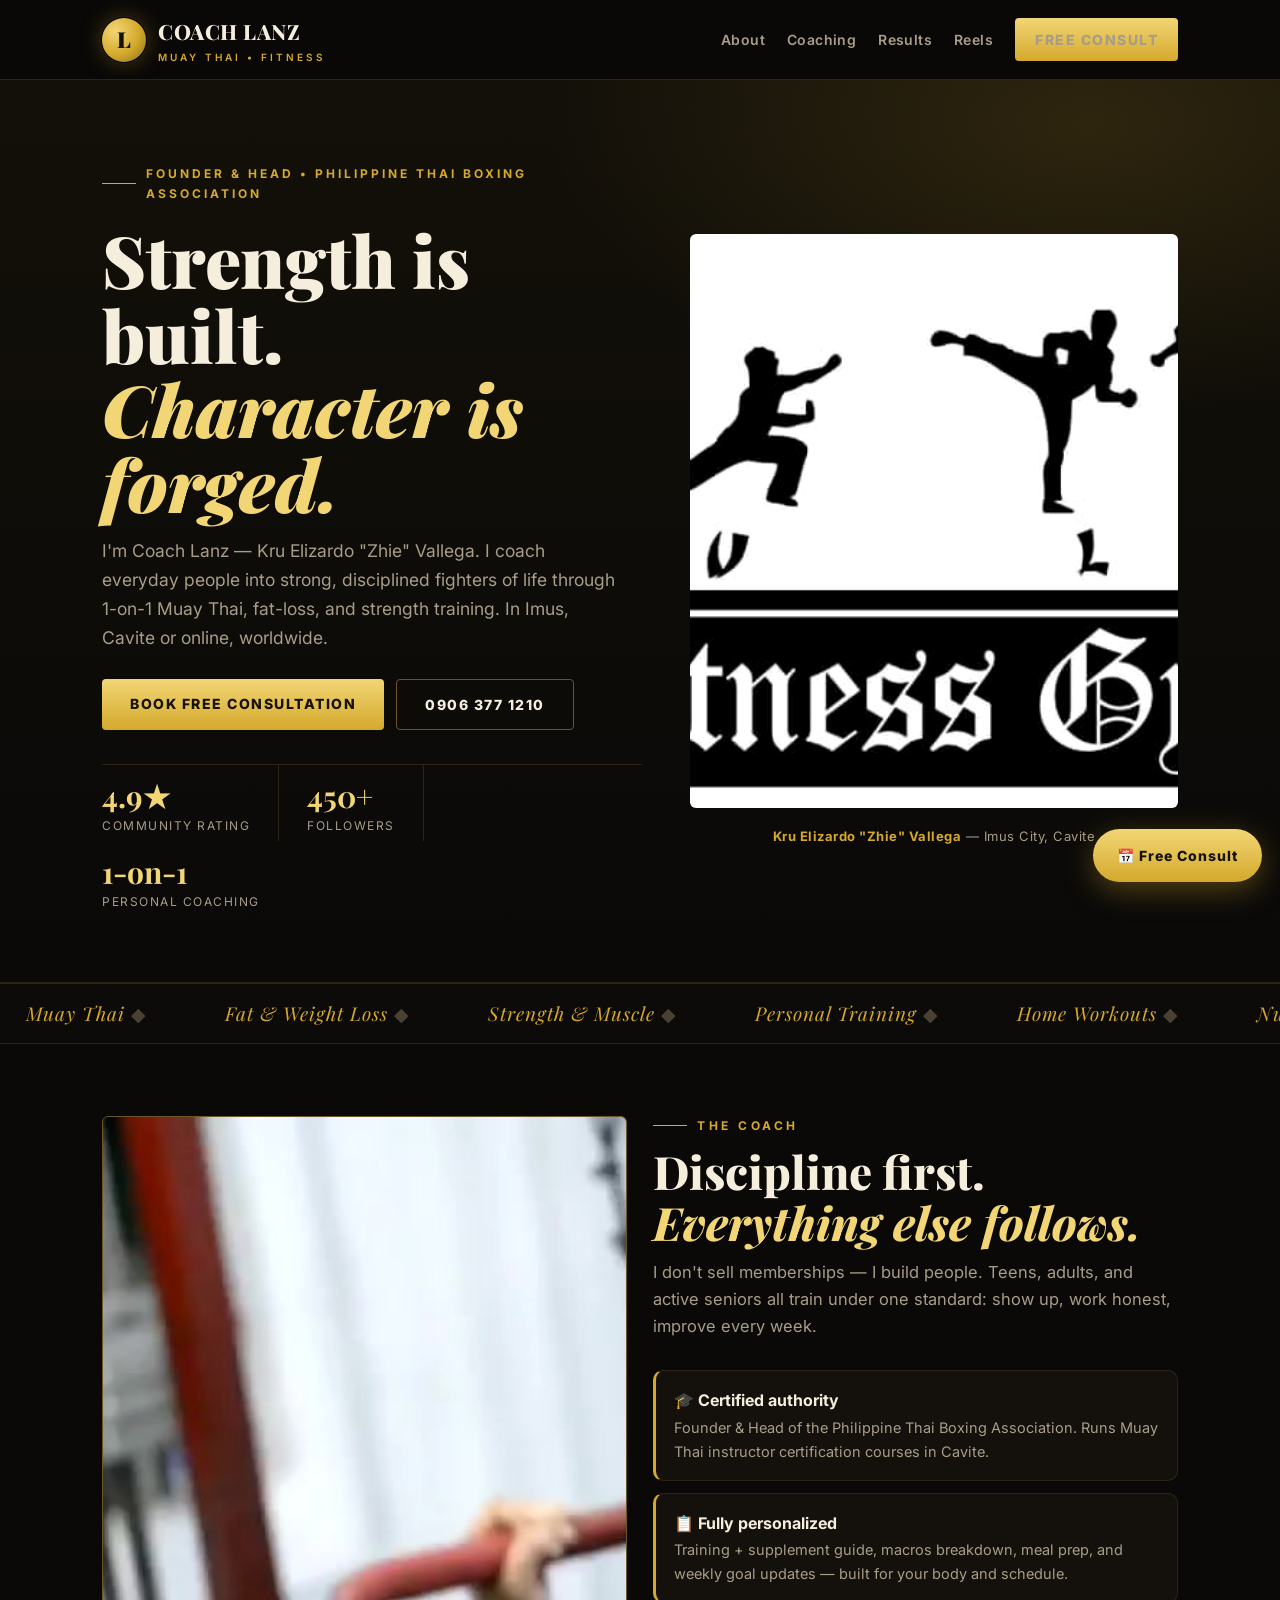
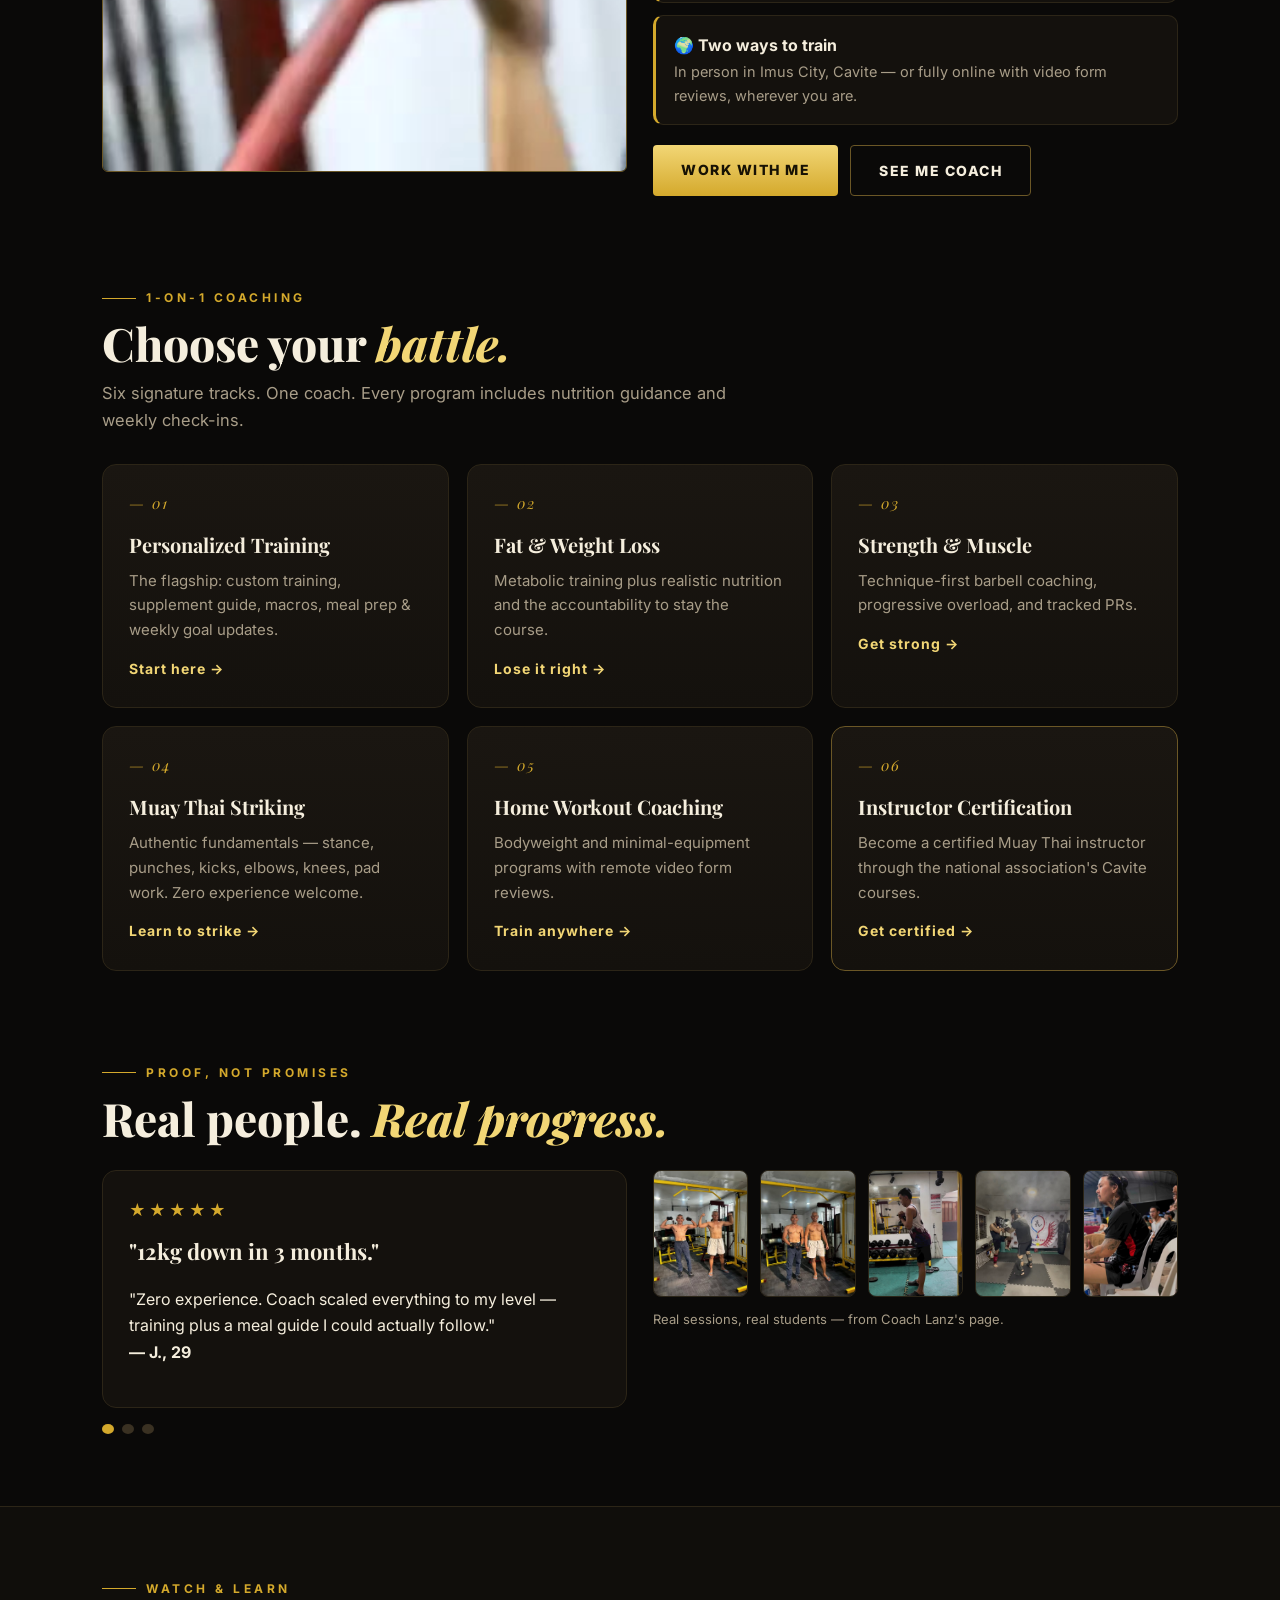
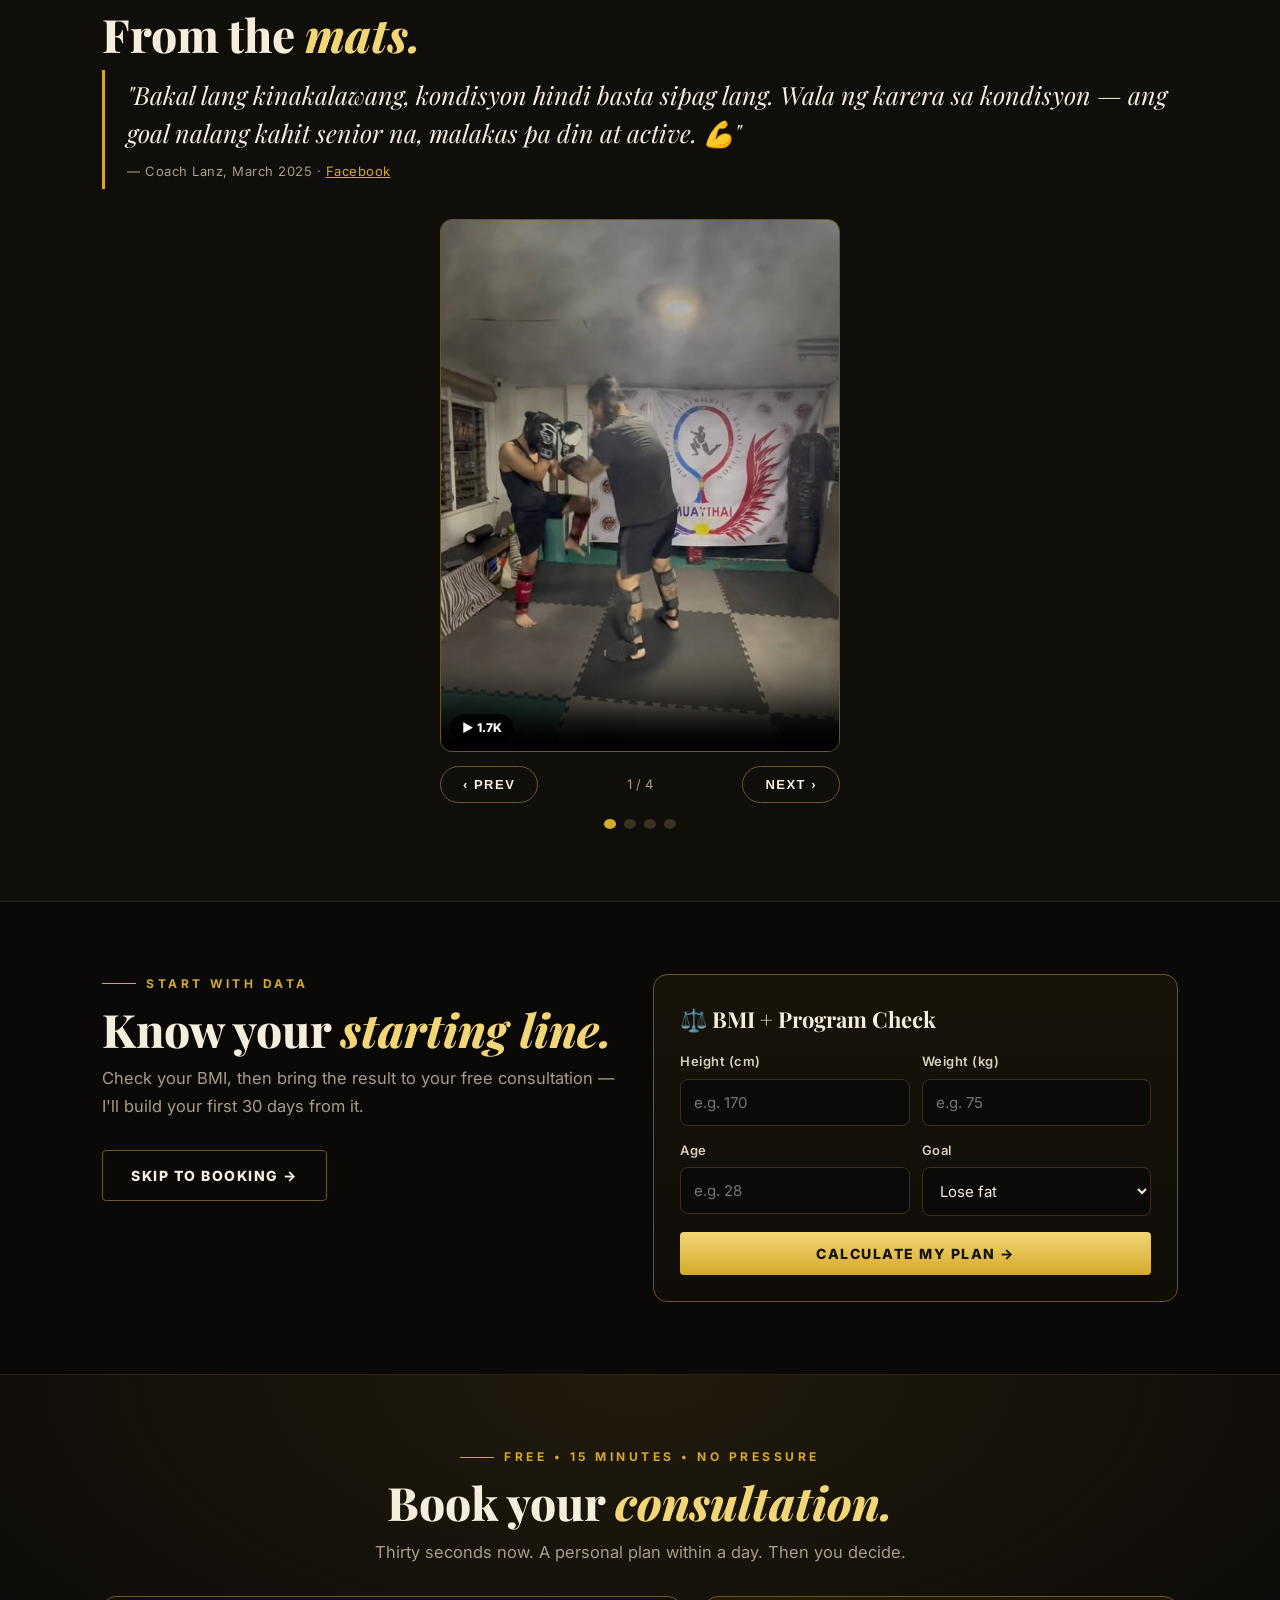
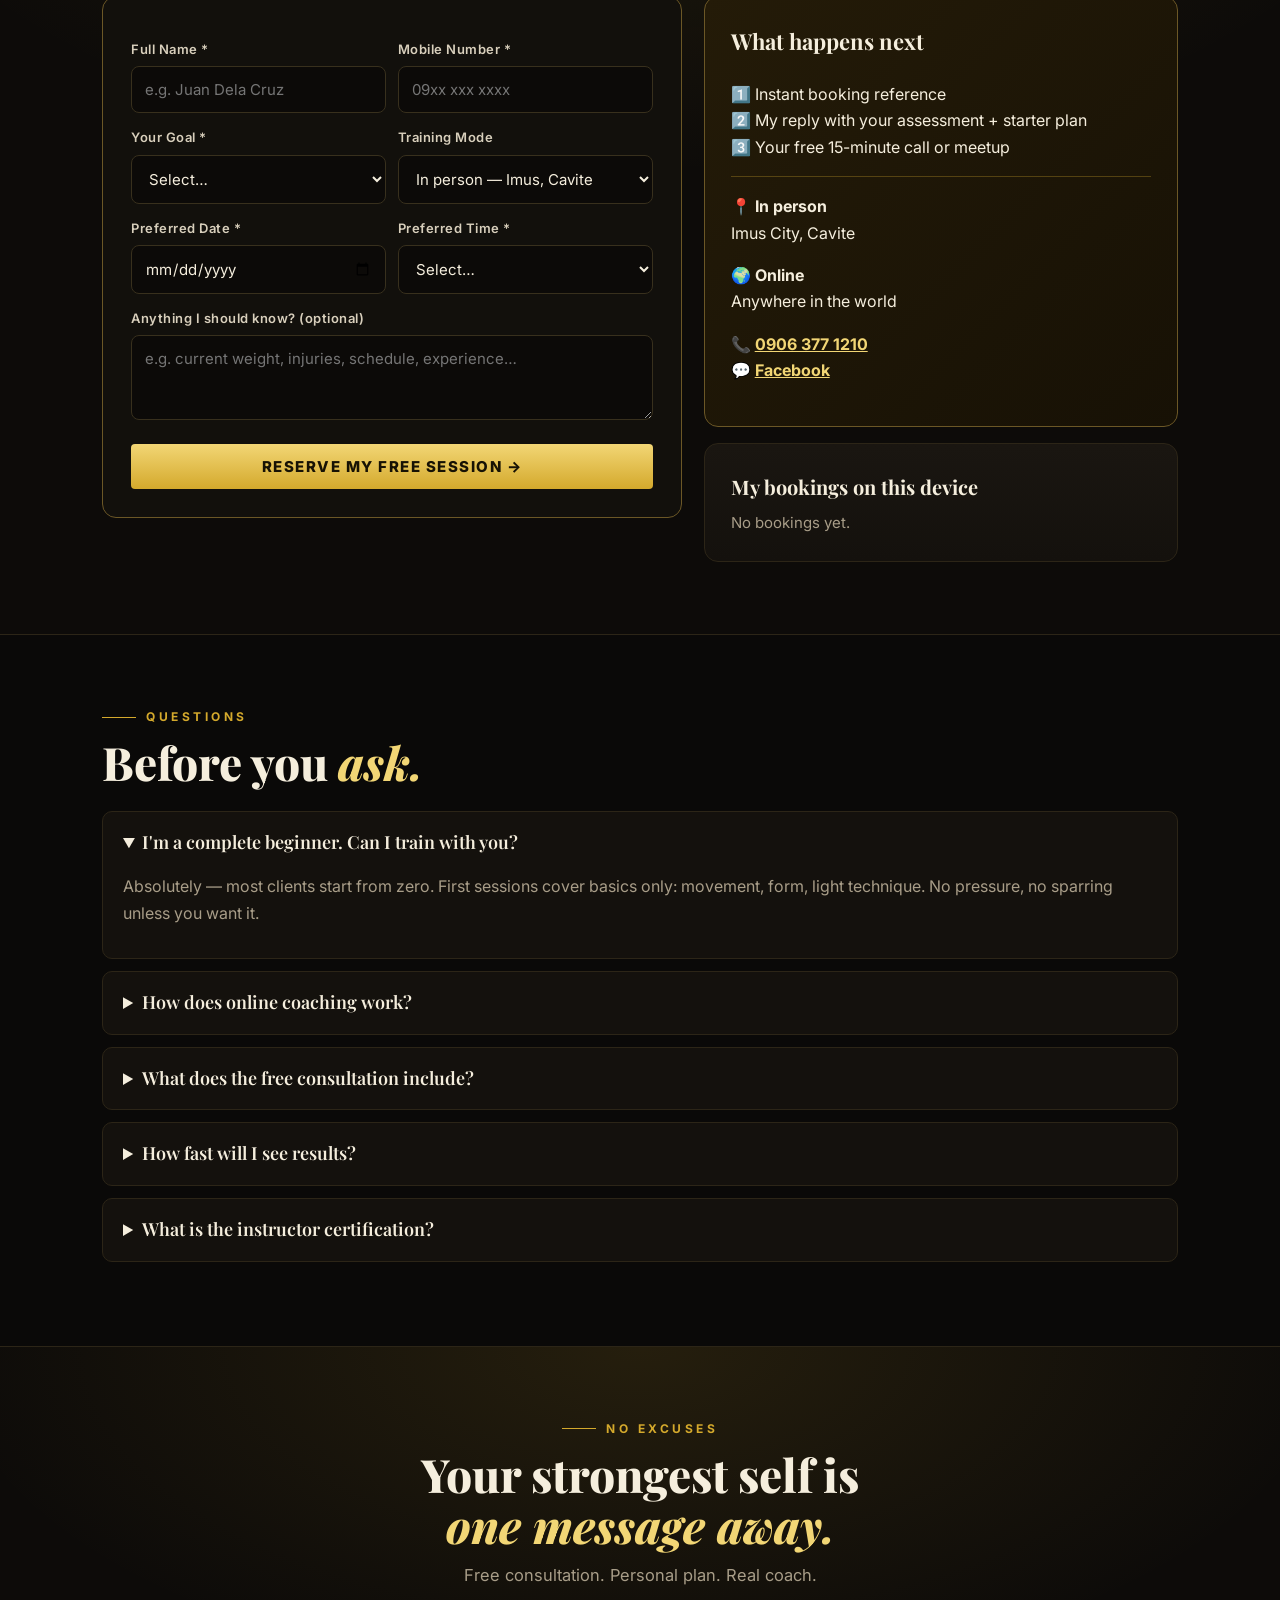
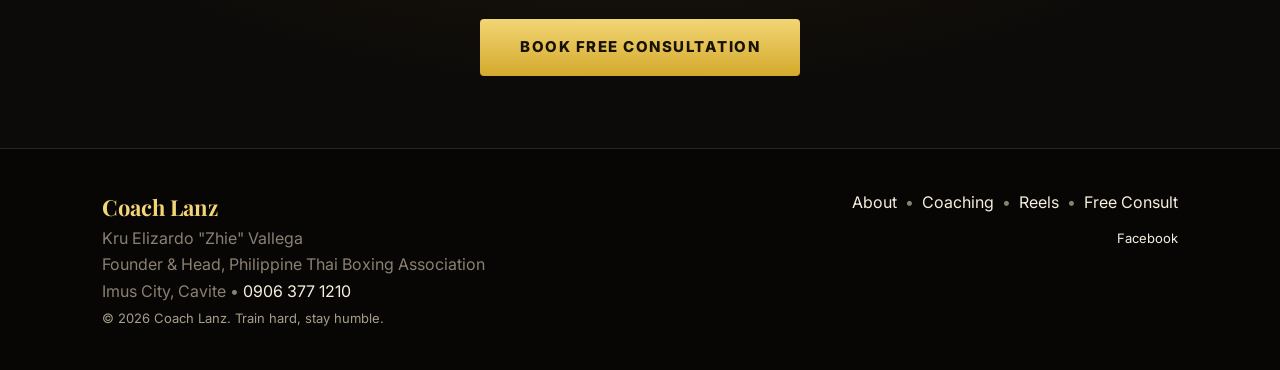
<file: index.html>
<!DOCTYPE html>
<html lang="en">
<head>
<meta charset="UTF-8" />
<meta name="viewport" content="width=device-width, initial-scale=1.0" />
<title>Coach Lanz | Muay Thai & Fitness Coach in Imus, Cavite</title>
<meta name="description" content="Coach Lanz (Kru Elizardo Vallega) — Founder & Head of the Philippine Thai Boxing Association. 1-on-1 Muay Thai, fat loss, strength & online coaching in Imus, Cavite. Book a FREE consultation." />
<script type="application/ld+json">
{"@context":"https://schema.org","@type":"Person","name":"Kru Elizardo Vallega","alternateName":"Coach Lanz","jobTitle":"Muay Thai & Fitness Coach","description":"Founder & Head of the Philippine Thai Boxing Association. 1-on-1 Muay Thai, fat & weight loss, strength and online coaching.","address":{"@type":"PostalAddress","addressLocality":"Imus City","addressRegion":"Cavite","addressCountry":"PH"},"telephone":"+639063771210","sameAs":["https://www.facebook.com/p/Kru-Lanz-Fitness-Gym-100076342784628/"]}
</script>
<link rel="preconnect" href="https://fonts.googleapis.com" />
<link rel="preconnect" href="https://fonts.gstatic.com" crossorigin />
<link href="https://fonts.googleapis.com/css2?family=Playfair+Display:ital,wght@0,600;0,800;0,900;1,600;1,800&family=Inter:wght@400;500;600;700;800&display=swap" rel="stylesheet" />
<style>
:root{
  --bg:#0a0908; --bg2:#100e0b; --card:#14110d; --card2:#1a1611;
  --line:#2c2517; --line-gold:#6b5726;
  --gold:#d4a92c; --gold-hi:#f2d675; --gold-deep:#8a6d1c;
  --cream:#f5eedd; --muted:#a89d88;
  --radius:14px;
  --serif:'Playfair Display',Georgia,'Times New Roman',serif;
  --sans:'Inter',system-ui,-apple-system,'Segoe UI',Roboto,Arial,sans-serif;
}
*{box-sizing:border-box}
html{scroll-behavior:smooth}
body{margin:0;font-family:var(--sans);background:var(--bg);color:var(--cream);line-height:1.65;-webkit-font-smoothing:antialiased}
.container{max-width:1120px;margin:0 auto;padding:0 22px}
::selection{background:var(--gold);color:#111}
/* NAV */
.nav{position:sticky;top:0;z-index:50;background:rgba(10,9,8,.94);backdrop-filter:blur(12px);border-bottom:1px solid var(--line)}
.nav-inner{display:flex;align-items:center;justify-content:space-between;padding:14px 22px;max-width:1120px;margin:0 auto}
.brand{display:flex;align-items:center;gap:12px;font-family:var(--serif);font-weight:800;font-size:21px;letter-spacing:.5px}
.brand-mark{width:44px;height:44px;border-radius:50%;background:radial-gradient(circle at 30% 30%,var(--gold-hi),var(--gold) 55%,var(--gold-deep));color:#141005;display:grid;place-items:center;font-size:22px;font-weight:900;box-shadow:0 0 0 1px #000,0 0 22px rgba(212,169,44,.35)}
.brand small{display:block;font-family:var(--sans);font-weight:600;color:var(--gold);font-size:10px;letter-spacing:3px}
.nav-links{display:flex;gap:22px;align-items:center;font-size:14px;font-weight:600;letter-spacing:.4px}
.nav-links a{text-decoration:none;color:var(--muted)}
.nav-links a:hover{color:var(--gold-hi)}
.btn{display:inline-block;background:linear-gradient(180deg,var(--gold-hi),var(--gold));color:#171204;border:0;padding:13px 28px;border-radius:4px;font-weight:800;cursor:pointer;text-decoration:none;font-size:14px;letter-spacing:1.5px;text-transform:uppercase;transition:.2s;font-family:var(--sans)}
.btn:hover{filter:brightness(1.08);transform:translateY(-1px)}
.btn-outline{background:transparent;color:var(--cream);border:1px solid var(--line-gold)}
.btn-outline:hover{border-color:var(--gold);color:var(--gold-hi)}
.menu-btn{display:none;background:none;border:1px solid var(--line);border-radius:8px;padding:8px 12px;font-size:18px;color:var(--cream)}
/* HERO */
.hero{position:relative;overflow:hidden;padding:84px 0 64px;border-bottom:1px solid var(--line);
  background:radial-gradient(900px 480px at 85% 5%,rgba(212,169,44,.14),transparent 60%),linear-gradient(180deg,#131009 0%,#0a0908 100%)}
.hero-grid{display:grid;grid-template-columns:1.05fr .95fr;gap:48px;align-items:center}
.eyebrow{display:inline-flex;align-items:center;gap:10px;font-size:12px;font-weight:700;letter-spacing:3px;color:var(--gold);text-transform:uppercase}
.eyebrow::before{content:"";width:34px;height:1px;background:var(--gold);display:inline-block}
h1{font-family:var(--serif);font-weight:900;font-size:clamp(42px,6.4vw,72px);line-height:1.04;margin:18px 0 16px}
h1 em{font-style:italic;color:var(--gold-hi)}
.lead{color:var(--muted);font-size:17.5px;margin:0 0 26px;max-width:520px}
.hero-cta{display:flex;gap:12px;flex-wrap:wrap}
.hero-stats{display:flex;gap:0;margin-top:34px;border-top:1px solid var(--line);flex-wrap:wrap}
.hstat{padding:16px 28px 4px 0;margin-right:28px;border-right:1px solid var(--line)}
.hstat:last-child{border-right:0}
.hstat strong{font-family:var(--serif);font-size:30px;display:block;line-height:1;color:var(--gold-hi)}
.hstat span{font-size:12px;color:var(--muted);text-transform:uppercase;letter-spacing:1.5px}
.hero-frame{position:relative}
.hero-frame img{width:100%;aspect-ratio:4/4.7;object-fit:cover;border-radius:6px;display:block;filter:saturate(.92) contrast(1.05)}
.hero-frame::after{content:"";position:absolute;inset:14px -14px -14px 14px;border:1px solid var(--gold);border-radius:6px;z-index:-1;opacity:.7}
.hero-frame figcaption{margin-top:18px;font-size:13px;color:var(--muted);letter-spacing:.5px;text-align:center}
.hero-frame figcaption strong{color:var(--gold)}
/* MARQUEE */
.marquee{overflow:hidden;border-top:1px solid var(--line);border-bottom:1px solid var(--line);background:#0d0b09;padding:14px 0;white-space:nowrap}
.marquee-track{display:inline-flex;gap:0;animation:scroll 26s linear infinite}
.marquee span{font-family:var(--serif);font-style:italic;font-size:19px;color:var(--gold);padding:0 26px;letter-spacing:1px}
.marquee span i{font-style:normal;color:#4a4132;padding-right:26px}
@keyframes scroll{to{transform:translateX(-50%)}}
/* SECTIONS */
section{padding:72px 0}
.kicker{display:flex;align-items:center;gap:10px;color:var(--gold);font-weight:700;letter-spacing:3.5px;font-size:12px;text-transform:uppercase;margin-bottom:10px}
.kicker::before{content:"";width:34px;height:1px;background:var(--gold);display:inline-block}
.section-title{font-family:var(--serif);font-weight:800;font-size:clamp(30px,4.2vw,46px);margin:0 0 10px;line-height:1.12}
.section-title em{font-style:italic;color:var(--gold-hi)}
.section-sub{color:var(--muted);margin:0 0 30px;max-width:640px;font-size:16.5px}
.grid-3{display:grid;grid-template-columns:repeat(3,1fr);gap:18px}
.grid-2{display:grid;grid-template-columns:1fr 1fr;gap:26px;align-items:start}
.card{background:linear-gradient(180deg,var(--card2),var(--card));border:1px solid var(--line);border-radius:var(--radius);padding:26px;transition:.25s;position:relative}
.card:hover{border-color:var(--line-gold);transform:translateY(-3px)}
.card h3{margin:12px 0 8px;font-size:20px;font-family:var(--serif);font-weight:700}
.card p{margin:0;color:var(--muted);font-size:15px}
.prog-num{font-family:var(--serif);font-style:italic;font-size:15px;color:var(--gold);letter-spacing:2px}
.card .go{display:inline-block;margin-top:14px;color:var(--gold-hi);font-weight:700;font-size:14px;letter-spacing:1px;text-decoration:none}
.card .go:hover{text-decoration:underline}
ul.check{list-style:none;padding:0;margin:16px 0 0}
ul.check li{padding-left:30px;position:relative;margin:10px 0;color:#d8cfbc;font-size:15px}
ul.check li::before{content:"✓";position:absolute;left:0;top:1px;color:#141005;background:linear-gradient(180deg,var(--gold-hi),var(--gold));width:20px;height:20px;border-radius:50%;display:grid;place-items:center;font-size:12px;font-weight:900}
/* ABOUT */
.about-photo{border-radius:6px;overflow:hidden;border:1px solid var(--line-gold)}
.about-photo img{width:100%;display:block;aspect-ratio:4/5;object-fit:cover;filter:saturate(.92) contrast(1.05)}
.cred{display:flex;gap:14px;align-items:flex-start;background:var(--card);border:1px solid var(--line);border-left:3px solid var(--gold);border-radius:10px;padding:16px 18px;margin:12px 0}
.cred strong{display:block;color:var(--cream)}
.cred p{margin:2px 0 0;color:var(--muted);font-size:14.5px}
/* TESTIMONIALS */
.testi{background:var(--card);border:1px solid var(--line);border-radius:var(--radius);padding:26px;display:none}
.testi.active{display:block;animation:fade .4s}
.testi h3{font-family:var(--serif);font-size:22px;margin:10px 0 8px}
@keyframes fade{from{opacity:0;transform:translateY(8px)}to{opacity:1;transform:none}}
.stars{color:var(--gold);font-weight:900;letter-spacing:3px}
.dots{display:flex;gap:8px;margin-top:16px}
.dot{width:10px;height:10px;border-radius:50%;background:#3a3122;cursor:pointer;border:0}
.dot.active{background:var(--gold)}
/* GALLERY STRIP */
.strip{display:grid;grid-template-columns:repeat(5,1fr);gap:12px}
.strip img{width:100%;aspect-ratio:3/4;object-fit:cover;border-radius:8px;border:1px solid var(--line);display:block;filter:saturate(.9)}
.strip img:hover{border-color:var(--gold)}
.quote{border-left:3px solid var(--gold);padding:6px 0 6px 22px;margin:0 0 30px}
.quote p{font-family:var(--serif);font-style:italic;font-size:clamp(19px,2.6vw,25px);line-height:1.5;margin:0;color:var(--cream)}
.quote cite{display:block;margin-top:10px;font-style:normal;font-family:var(--sans);font-size:13px;color:var(--muted);letter-spacing:.5px}
.quote cite a{color:var(--gold)}
/* REELS */
.carousel{max-width:400px;margin:0 auto}
.carousel .stage{position:relative}
.carousel video{width:100%;aspect-ratio:3/4;object-fit:cover;border-radius:12px;border:1px solid var(--line-gold);background:#000;display:block}
.car-nav{display:flex;align-items:center;justify-content:space-between;margin-top:14px}
.car-nav button{background:transparent;color:var(--cream);border:1px solid var(--line-gold);border-radius:999px;padding:10px 22px;font-weight:700;cursor:pointer;font-size:13px;letter-spacing:1.5px;text-transform:uppercase}
.car-nav button:hover{border-color:var(--gold);color:var(--gold-hi)}
.views{position:absolute;left:10px;bottom:10px;background:rgba(0,0,0,.72);color:#fff;font-size:12px;font-weight:800;padding:4px 12px;border-radius:999px}
/* BMI */
.bmi-box{background:linear-gradient(180deg,#171309,#100d09);border:1px solid var(--line-gold);border-radius:var(--radius);padding:26px}
label{display:block;font-weight:600;font-size:13px;letter-spacing:.5px;margin:14px 0 6px;color:#d8cfbc}
input,select,textarea{width:100%;padding:13px;border:1px solid #38301d;border-radius:8px;font-size:15px;font-family:inherit;background:#0c0a08;color:var(--cream)}
input:focus,select:focus,textarea:focus{outline:1px solid var(--gold);border-color:var(--gold)}
.row2{display:grid;grid-template-columns:1fr 1fr;gap:12px}
.hint{font-size:13px;color:var(--muted)}
.error{color:#ff9c9c;font-size:13px;margin-top:4px;display:none}
.bmi-result{margin-top:14px;background:#0c0a08;border:1px dashed var(--gold);border-radius:10px;padding:16px;text-align:center}
/* FORM */
form.booking{background:#12100c;border:1px solid var(--line-gold);border-radius:var(--radius);padding:28px}
.booking-wrap{display:grid;grid-template-columns:1.1fr .9fr;gap:22px;align-items:start}
.side-box{background:linear-gradient(135deg,#241b08,#171105);border:1px solid var(--line-gold);border-radius:var(--radius);padding:26px;color:var(--cream)}
.side-box h3{margin-top:0;font-family:var(--serif);font-size:22px}
.side-box a{color:var(--gold-hi)}
details{background:var(--card);border:1px solid var(--line);border-radius:10px;padding:16px 20px;margin:12px 0}
details summary{cursor:pointer;font-weight:600;font-family:var(--serif);font-size:18px}
details summary:hover{color:var(--gold-hi)}
details p{color:var(--muted)}
footer{background:#070605;color:#8a8071;padding:40px 0;border-top:1px solid var(--line)}
footer a{color:var(--cream);text-decoration:none}
footer a:hover{color:var(--gold-hi)}
.float-cta{position:fixed;right:18px;bottom:18px;background:linear-gradient(180deg,var(--gold-hi),var(--gold));color:#171204;border-radius:999px;padding:15px 24px;font-weight:800;text-decoration:none;font-size:14px;letter-spacing:1px;box-shadow:0 8px 30px rgba(212,169,44,.35);z-index:60}
.modal{display:none;position:fixed;inset:0;background:rgba(0,0,0,.7);place-items:center;padding:20px;z-index:100}
.modal.show{display:grid}
.modal-card{background:#161310;border:1px solid var(--line-gold);border-radius:16px;max-width:480px;width:100%;padding:32px;text-align:center;color:var(--cream)}
.ref{background:#0c0a08;border:1px dashed var(--gold);border-radius:10px;padding:12px;font-weight:800;letter-spacing:2px;margin:14px 0;color:var(--gold-hi);font-size:20px}
.reveal{opacity:0;transform:translateY(18px);transition:.6s}
.reveal.visible{opacity:1;transform:none}
.final{background:radial-gradient(700px 340px at 50% 0%,rgba(212,169,44,.12),transparent),#0d0b09;border-top:1px solid var(--line);text-align:center}
@media(max-width:900px){
  .hero-grid,.booking-wrap,.grid-3,.grid-2{grid-template-columns:1fr}
  .strip{grid-template-columns:repeat(2,1fr)}
  .nav-links{display:none}
  .nav-links.open{display:flex;flex-direction:column;position:absolute;top:70px;right:12px;background:#161310;border:1px solid var(--line-gold);border-radius:12px;padding:18px;box-shadow:0 10px 30px rgba(0,0,0,.5);min-width:220px}
  .menu-btn{display:block}
  .row2{grid-template-columns:1fr}
}
</style>
</head>
<body>

<header class="nav">
  <div class="nav-inner">
    <div class="brand"><div class="brand-mark">L</div><div>COACH LANZ<small>MUAY THAI • FITNESS</small></div></div>
    <nav class="nav-links" id="navLinks">
      <a href="#about">About</a>
      <a href="#coaching">Coaching</a>
      <a href="#results">Results</a>
      <a href="#reels">Reels</a>
      <a href="#consult" class="btn" style="padding:10px 20px">Free Consult</a>
    </nav>
    <button class="menu-btn" aria-label="Menu" onclick="document.getElementById('navLinks').classList.toggle('open')">☰</button>
  </div>
</header>

<div class="hero">
  <div class="container hero-grid">
    <div>
      <span class="eyebrow">Founder & Head • Philippine Thai Boxing Association</span>
      <h1>Strength is built.<br/><em>Character is forged.</em></h1>
      <p class="lead">I'm Coach Lanz — Kru Elizardo "Zhie" Vallega. I coach everyday people into strong, disciplined fighters of life through 1-on-1 Muay Thai, fat-loss, and strength training. In Imus, Cavite or online, worldwide.</p>
      <div class="hero-cta">
        <a href="#consult" class="btn">Book Free Consultation</a>
        <a href="tel:+639063771210" class="btn btn-outline">0906 377 1210</a>
      </div>
      <div class="hero-stats">
        <div class="hstat"><strong>4.9★</strong><span>Community Rating</span></div>
        <div class="hstat"><strong>450+</strong><span>Followers</span></div>
        <div class="hstat"><strong>1-on-1</strong><span>Personal Coaching</span></div>
      </div>
    </div>
    <figure class="hero-frame" style="margin:0">
      <img src="photos/fb-cover.jpg" alt="Coach Lanz — Muay Thai and fitness coaching" fetchpriority="high" />
      <figcaption><strong>Kru Elizardo "Zhie" Vallega</strong> — Imus City, Cavite</figcaption>
    </figure>
  </div>
</div>

<div class="marquee" aria-hidden="true"><div class="marquee-track">
  <span>Muay Thai <i>◆</i></span><span>Fat & Weight Loss <i>◆</i></span><span>Strength & Muscle <i>◆</i></span><span>Personal Training <i>◆</i></span><span>Home Workouts <i>◆</i></span><span>Nutrition Coaching <i>◆</i></span>
  <span>Muay Thai <i>◆</i></span><span>Fat & Weight Loss <i>◆</i></span><span>Strength & Muscle <i>◆</i></span><span>Personal Training <i>◆</i></span><span>Home Workouts <i>◆</i></span><span>Nutrition Coaching <i>◆</i></span>
</div></div>

<main class="container">

<section id="about">
  <div class="grid-2">
    <div class="reveal">
      <div class="about-photo"><img src="photos/fb-reel5.jpg" alt="Coach Lanz in a training session" loading="lazy" /></div>
    </div>
    <div>
      <div class="kicker">The Coach</div>
      <h2 class="section-title">Discipline first.<br/><em>Everything else follows.</em></h2>
      <p class="section-sub">I don't sell memberships — I build people. Teens, adults, and active seniors all train under one standard: show up, work honest, improve every week.</p>
      <div class="cred"><div><strong>🎓 Certified authority</strong><p>Founder & Head of the Philippine Thai Boxing Association. Runs Muay Thai instructor certification courses in Cavite.</p></div></div>
      <div class="cred"><div><strong>📋 Fully personalized</strong><p>Training + supplement guide, macros breakdown, meal prep, and weekly goal updates — built for your body and schedule.</p></div></div>
      <div class="cred"><div><strong>🌍 Two ways to train</strong><p>In person in Imus City, Cavite — or fully online with video form reviews, wherever you are.</p></div></div>
      <div style="display:flex;gap:12px;flex-wrap:wrap;margin-top:20px">
        <a href="#consult" class="btn">Work With Me</a>
        <a href="#reels" class="btn btn-outline">See Me Coach</a>
      </div>
    </div>
  </div>
</section>

<section id="coaching" style="padding-top:20px">
  <div class="kicker">1-on-1 Coaching</div>
  <h2 class="section-title">Choose your <em>battle.</em></h2>
  <p class="section-sub">Six signature tracks. One coach. Every program includes nutrition guidance and weekly check-ins.</p>
  <div class="grid-3">
    <div class="card reveal"><div class="prog-num">— 01</div><h3>Personalized Training</h3><p>The flagship: custom training, supplement guide, macros, meal prep & weekly goal updates.</p><a class="go" href="#consult">Start here →</a></div>
    <div class="card reveal"><div class="prog-num">— 02</div><h3>Fat & Weight Loss</h3><p>Metabolic training plus realistic nutrition and the accountability to stay the course.</p><a class="go" href="#consult">Lose it right →</a></div>
    <div class="card reveal"><div class="prog-num">— 03</div><h3>Strength & Muscle</h3><p>Technique-first barbell coaching, progressive overload, and tracked PRs.</p><a class="go" href="#consult">Get strong →</a></div>
    <div class="card reveal"><div class="prog-num">— 04</div><h3>Muay Thai Striking</h3><p>Authentic fundamentals — stance, punches, kicks, elbows, knees, pad work. Zero experience welcome.</p><a class="go" href="#consult">Learn to strike →</a></div>
    <div class="card reveal"><div class="prog-num">— 05</div><h3>Home Workout Coaching</h3><p>Bodyweight and minimal-equipment programs with remote video form reviews.</p><a class="go" href="#consult">Train anywhere →</a></div>
    <div class="card reveal" style="border-color:var(--line-gold)"><div class="prog-num">— 06</div><h3>Instructor Certification</h3><p>Become a certified Muay Thai instructor through the national association's Cavite courses.</p><a class="go" href="#consult">Get certified →</a></div>
  </div>
</section>

<section id="results" style="padding-top:20px">
  <div class="kicker">Proof, Not Promises</div>
  <h2 class="section-title">Real people. <em>Real progress.</em></h2>
  <div class="grid-2" style="margin-top:26px">
    <div>
      <div class="testi active" id="t0"><div class="stars">★★★★★</div><h3>"12kg down in 3 months."</h3><p>"Zero experience. Coach scaled everything to my level — training plus a meal guide I could actually follow."<br/><strong>— J., 29</strong></p></div>
      <div class="testi" id="t1"><div class="stars">★★★★★</div><h3>"Confident in 90 days."</h3><p>"Every detail corrected — footwork, guard, hips. Weekly check-ins kept me honest the whole way."<br/><strong>— M., 22</strong></p></div>
      <div class="testi" id="t2"><div class="stars">★★★★★</div><h3>"Training that fits my life."</h3><p>"Home program with video reviews. No gym needed, no intimidation — just steady progress."<br/><strong>— R., 35</strong></p></div>
      <div class="dots">
        <button class="dot active" onclick="showTesti(0)" aria-label="Review 1"></button>
        <button class="dot" onclick="showTesti(1)" aria-label="Review 2"></button>
        <button class="dot" onclick="showTesti(2)" aria-label="Review 3"></button>
      </div>
    </div>
    <div>
      <div class="strip">
        <img src="photos/fb-post1.jpg" alt="Coach Lanz training session" loading="lazy" />
        <img src="photos/fb-post2.jpg" alt="Coach Lanz training session" loading="lazy" />
        <img src="photos/fb-reel1.jpg" alt="Coach Lanz workout" loading="lazy" />
        <img src="photos/fb-reel2.jpg" alt="Coach Lanz training" loading="lazy" />
        <img src="photos/fb-reel3.jpg" alt="Coach Lanz coaching" loading="lazy" />
      </div>
      <p class="hint" style="margin-top:12px">Real sessions, real students — from Coach Lanz's page.</p>
    </div>
  </div>
</section>

</main>

<section id="reels" style="background:var(--bg2);border-top:1px solid var(--line);border-bottom:1px solid var(--line)">
  <div class="container">
    <div class="kicker">Watch & Learn</div>
    <h2 class="section-title">From the <em>mats.</em></h2>
    <div class="quote"><p>"Bakal lang kinakalawang, kondisyon hindi basta sipag lang. Wala ng karera sa kondisyon — ang goal nalang kahit senior na, malakas pa din at active. 💪"</p><cite>— Coach Lanz, March 2025 · <a href="https://www.facebook.com/p/Kru-Lanz-Fitness-Gym-100076342784628/" target="_blank" rel="noopener">Facebook</a></cite></div>
    <div class="carousel">
      <div class="stage"><video id="reelPlayer" controls playsinline preload="none" poster="photos/fb-reel2.jpg"><source id="reelSrc" src="videos/gym-reel-1.mp4" type="video/mp4" /></video><span class="views" id="reelViews">▶ 1.7K</span></div>
      <div class="car-nav"><button onclick="reelGo(-1)" aria-label="Previous video">‹ Prev</button><span class="hint" id="reelCount">1 / 4</span><button onclick="reelGo(1)" aria-label="Next video">Next ›</button></div>
      <div class="dots" id="reelDots" style="justify-content:center">
        <button class="dot active" onclick="reelShow(0)" aria-label="Video 1"></button>
        <button class="dot" onclick="reelShow(1)" aria-label="Video 2"></button>
        <button class="dot" onclick="reelShow(2)" aria-label="Video 3"></button>
        <button class="dot" onclick="reelShow(3)" aria-label="Video 4"></button>
      </div>
    </div>
  </div>
</section>

<main class="container">
<section id="assess">
  <div class="grid-2">
    <div>
      <div class="kicker">Start With Data</div>
      <h2 class="section-title">Know your <em>starting line.</em></h2>
      <p class="section-sub">Check your BMI, then bring the result to your free consultation — I'll build your first 30 days from it.</p>
      <a href="#consult" class="btn btn-outline">Skip to Booking →</a>
    </div>
    <div class="bmi-box">
      <h3 style="margin:0;font-family:var(--serif);font-size:22px">⚖️ BMI + Program Check</h3>
      <div class="row2">
        <div><label for="height">Height (cm)</label><input id="height" type="number" placeholder="e.g. 170" /></div>
        <div><label for="weight">Weight (kg)</label><input id="weight" type="number" placeholder="e.g. 75" /></div>
      </div>
      <div class="row2">
        <div><label for="age">Age</label><input id="age" type="number" placeholder="e.g. 28" /></div>
        <div><label for="goal">Goal</label><select id="goal"><option>Lose fat</option><option>Build muscle</option><option>Learn Muay Thai</option><option>Get certified</option></select></div>
      </div>
      <button class="btn" style="width:100%;margin-top:16px" onclick="calcBMI()">Calculate My Plan →</button>
      <div class="bmi-result" id="bmiResult" style="display:none"></div>
    </div>
  </div>
</section>
</main>

<section id="consult" style="background:radial-gradient(800px 400px at 50% 0%,rgba(212,169,44,.1),transparent),#0d0b09;border-top:1px solid var(--line);border-bottom:1px solid var(--line)">
  <div class="container">
    <div class="kicker" style="justify-content:center">Free • 15 Minutes • No Pressure</div>
    <h2 class="section-title" style="text-align:center">Book your <em>consultation.</em></h2>
    <p class="section-sub" style="text-align:center;margin-left:auto;margin-right:auto">Thirty seconds now. A personal plan within a day. Then you decide.</p>
    <div class="booking-wrap">
      <form class="booking" id="consultForm" novalidate>
        <div class="row2">
          <div><label for="name">Full Name *</label><input id="name" placeholder="e.g. Juan Dela Cruz" required /><div class="error" id="e-name">Please enter your name.</div></div>
          <div><label for="phone">Mobile Number *</label><input id="phone" placeholder="09xx xxx xxxx" required /><div class="error" id="e-phone">Enter valid 11-digit PH number (09...).</div></div>
        </div>
        <div class="row2">
          <div><label for="goal2">Your Goal *</label>
            <select id="goal2" required><option value="">Select…</option><option>Lose fat / weight loss</option><option>Build muscle / strength</option><option>Learn Muay Thai striking</option><option>Muay Thai instructor certification</option><option>Home workout program</option><option>Nutrition coaching only</option></select>
            <div class="error" id="e-goal2">Please choose a goal.</div>
          </div>
          <div><label for="mode">Training Mode</label><select id="mode"><option>In person — Imus, Cavite</option><option>Online coaching</option><option>Not sure yet</option></select></div>
        </div>
        <div class="row2">
          <div><label for="date">Preferred Date *</label><input type="date" id="date" required /><div class="error" id="e-date">Choose a future date.</div></div>
          <div><label for="time">Preferred Time *</label><select id="time" required><option value="">Select…</option><option>Morning (6–11 AM)</option><option>Afternoon (1–5 PM)</option><option>Evening (5–9 PM)</option></select><div class="error" id="e-time">Please choose a time.</div></div>
        </div>
        <label for="notes">Anything I should know? (optional)</label><textarea id="notes" rows="3" placeholder="e.g. current weight, injuries, schedule, experience…"></textarea>
        <button type="submit" class="btn" style="width:100%;margin-top:16px;font-size:15px">Reserve My Free Session →</button>
      </form>
      <div>
        <div class="side-box">
          <h3>What happens next</h3>
          <p>1️⃣ Instant booking reference<br/>2️⃣ My reply with your assessment + starter plan<br/>3️⃣ Your free 15-minute call or meetup</p>
          <hr style="border:0;border-top:1px solid rgba(212,169,44,.3);margin:16px 0"/>
          <p><strong>📍 In person</strong><br/>Imus City, Cavite</p>
          <p><strong>🌍 Online</strong><br/>Anywhere in the world</p>
          <p><strong>📞 <a href="tel:+639063771210">0906 377 1210</a></strong><br/><strong>💬 <a href="https://www.facebook.com/p/Kru-Lanz-Fitness-Gym-100076342784628/" target="_blank" rel="noopener">Facebook</a></strong></p>
        </div>
        <div class="card" style="margin-top:16px"><h3 style="margin-top:0">My bookings on this device</h3><div id="myConsults"><p class="hint">No bookings yet.</p></div></div>
      </div>
    </div>
  </div>
</section>

<main class="container">
<section id="faq">
  <div class="kicker">Questions</div>
  <h2 class="section-title">Before you <em>ask.</em></h2>
  <div style="margin-top:22px">
  <details open><summary>I'm a complete beginner. Can I train with you?</summary><p>Absolutely — most clients start from zero. First sessions cover basics only: movement, form, light technique. No pressure, no sparring unless you want it.</p></details>
  <details><summary>How does online coaching work?</summary><p>Free consultation first, then a personalized training + nutrition plan. You send form videos, I review them, and we check in weekly. Same accountability as in person.</p></details>
  <details><summary>What does the free consultation include?</summary><p>15 minutes: goal assessment, honest evaluation, and a starter plan with training + nutrition basics. No payment, no obligation.</p></details>
  <details><summary>How fast will I see results?</summary><p>With 3x/week training plus the nutrition plan, fat-loss clients typically see 3–5kg/month; strength clients add visible muscle in 8–12 weeks.</p></details>
  <details><summary>What is the instructor certification?</summary><p>Official Muay Thai instructor courses run by the Philippine Thai Boxing Association in Cavite. Message me about the next batch and slots.</p></details>
  </div>
</section>
</main>

<section class="final">
  <div class="container">
    <div class="kicker" style="justify-content:center">No Excuses</div>
    <h2 class="section-title">Your strongest self is<br/><em>one message away.</em></h2>
    <p class="section-sub" style="margin-left:auto;margin-right:auto;text-align:center">Free consultation. Personal plan. Real coach.</p>
    <a href="#consult" class="btn" style="font-size:15px;padding:16px 40px">Book Free Consultation</a>
  </div>
</section>

<footer>
  <div class="container grid-2">
    <div><strong style="color:var(--gold-hi);font-family:var(--serif);font-size:22px">Coach Lanz</strong><br/>Kru Elizardo "Zhie" Vallega<br/>Founder & Head, Philippine Thai Boxing Association<br/>Imus City, Cavite • <a href="tel:+639063771210">0906 377 1210</a><br/><span class="hint">© 2026 Coach Lanz. Train hard, stay humble.</span></div>
    <div style="text-align:right"><a href="#about">About</a> &nbsp;•&nbsp; <a href="#coaching">Coaching</a> &nbsp;•&nbsp; <a href="#reels">Reels</a> &nbsp;•&nbsp; <a href="#consult">Free Consult</a><p class="hint"><a href="https://www.facebook.com/p/Kru-Lanz-Fitness-Gym-100076342784628/" target="_blank" rel="noopener">Facebook</a></p></div>
  </div>
</footer>

<a class="float-cta" href="#consult">📅 Free Consult</a>

<div class="modal" id="modal"><div class="modal-card"><div style="font-size:52px">🥊</div><h2 style="margin:8px 0;font-family:var(--serif)">You're booked!</h2><p id="modalText" style="color:var(--muted)"></p><div class="ref" id="modalRef">CL-000000</div><p class="hint">Screenshot this. I'll reply with your assessment — or message me on Facebook anytime.</p><button class="btn" onclick="document.getElementById('modal').classList.remove('show')">Done</button></div></div>

<script>
const form=document.getElementById('consultForm');
const dateInput=document.getElementById('date');
const today=new Date(); today.setHours(0,0,0,0);
dateInput.min=today.toISOString().split('T')[0];
function show(id,on){document.getElementById(id).style.display=on?'block':'none';}
function validPhone(p){return /^09\d{9}$/.test(p.replace(/[\s-]/g,''));}
function getConsults(){try{return JSON.parse(localStorage.getItem('coachlanz_consults')||'[]');}catch{return[]}}
function saveConsults(b){localStorage.setItem('coachlanz_consults',JSON.stringify(b));renderConsults();}
function renderConsults(){
  const box=document.getElementById('myConsults');const list=getConsults();
  if(!list.length){box.innerHTML='<p class="hint">No bookings yet.</p>';return;}
  box.innerHTML=list.map((b,i)=>`<div style="border:1px solid var(--line);border-radius:10px;padding:10px;margin:8px 0;font-size:14px;color:#ddd"><strong style="color:var(--gold-hi)">${b.ref}</strong> • ${b.goal}<br/>${b.date} • ${b.mode} • ${b.name}<br/><button onclick="cancelConsult(${i})" style="margin-top:6px;border:1px solid #5a2020;background:#0c0a08;color:#ff9c9c;border-radius:8px;padding:6px 10px;cursor:pointer">Cancel</button></div>`).join('');
}
window.cancelConsult=(i)=>{const l=getConsults();l.splice(i,1);saveConsults(l);};renderConsults();
form.addEventListener('submit',(e)=>{
  e.preventDefault();
  const name=document.getElementById('name').value.trim();
  const phone=document.getElementById('phone').value.trim();
  const goal=document.getElementById('goal2').value;
  const mode=document.getElementById('mode').value;
  const time=document.getElementById('time').value;
  const notes=document.getElementById('notes').value.trim();
  let ok=true;
  show('e-name',!name); if(!name)ok=false;
  show('e-phone',!validPhone(phone)); if(!validPhone(phone))ok=false;
  show('e-goal2',!goal); if(!goal)ok=false;
  show('e-time',!time); if(!time)ok=false;
  let dateOk=!!dateInput.value;
  if(dateOk){const d=new Date(dateInput.value+'T00:00:00'); if(d<today)dateOk=false;}
  show('e-date',!dateOk); if(!dateOk)ok=false;
  if(!ok)return;
  const ref='CL-'+Math.floor(100000+Math.random()*900000);
  const booking={ref,name,phone,goal,mode,time,date:dateInput.value,notes};
  const all=getConsults(); all.unshift(booking); saveConsults(all);
  document.getElementById('modalText').innerHTML=`<strong style="color:#fff">${name}</strong><br/>${goal} • ${booking.date} (${time})`;
  document.getElementById('modalRef').textContent=ref;
  document.getElementById('modal').classList.add('show');
  form.reset();
});
document.getElementById('modal').addEventListener('click',(e)=>{if(e.target.id==='modal')e.target.classList.remove('show');});

// BMI calculator
function calcBMI(){
  const h=parseFloat(document.getElementById('height').value);
  const w=parseFloat(document.getElementById('weight').value);
  const age=parseFloat(document.getElementById('age').value);
  const goal=document.getElementById('goal').value;
  const box=document.getElementById('bmiResult');
  if(!h||!w||h<120||h>230||w<30||w>250){box.style.display='block';box.innerHTML='⚠️ Enter valid height (120–230cm) and weight (30–250kg).';return;}
  const m=h/100; const bmi=w/(m*m);
  let cat=bmi<18.5?'Underweight — time to build muscle with a strength plan':bmi<25?'Healthy — a perfect base to learn Muay Thai!':bmi<30?'Overweight — ideal starting point for fat-loss coaching':'Obese — start with guided low-impact training + nutrition';
  let rec=goal==='Lose fat'?'🔥 Recommended: Fat & Weight Loss coaching + weekly check-ins':goal==='Build muscle'?'🏋️ Recommended: Strength & Muscle coaching with form reviews':goal==='Get certified'?'🎓 Recommended: ask about the next Instructor Certification batch':'🇹🇭 Recommended: Muay Thai Striking coaching — no experience needed';
  box.style.display='block';
  box.innerHTML=`Your BMI: <strong style="color:var(--gold-hi);font-size:22px">${bmi.toFixed(1)}</strong><br/><span style="color:#ddd">${cat}</span><br/><br/>${rec}<br/><a href="#consult" class="btn" style="margin-top:10px;padding:10px 20px">Book Free Consultation →</a>`;
}

// Testimonials
let curT=0;
function showTesti(i){
  curT=i;
  document.querySelectorAll('.testi').forEach((el,k)=>el.classList.toggle('active',k===i));
  document.querySelectorAll('.dot').forEach((el,k)=>el.classList.toggle('active',k===i));
}
setInterval(()=>showTesti((curT+1)%3),6000);

// Reels carousel
const reels=[
 {src:'videos/gym-reel-1.mp4',poster:'photos/fb-reel2.jpg',views:'▶ 1.7K'},
 {src:'videos/gym-reel-2.mp4',poster:'photos/fb-reel5.jpg',views:'▶ 1.7K'},
 {src:'videos/gym-reel-3.mp4',poster:'photos/fb-reel1.jpg',views:'▶ 1.1K'},
 {src:'videos/gym-reel-4.mp4',poster:'photos/fb-reel3.jpg',views:'▶ 1.1K'}
];
let ri=0;
function reelShow(i){
 ri=(i+reels.length)%reels.length;
 const v=document.getElementById('reelPlayer');
 v.pause();
 document.getElementById('reelSrc').src=reels[ri].src;
 v.poster=reels[ri].poster; v.load();
 document.getElementById('reelViews').textContent=reels[ri].views;
 document.getElementById('reelCount').textContent=(ri+1)+' / '+reels.length;
 document.querySelectorAll('#reelDots .dot').forEach((d,k)=>d.classList.toggle('active',k===ri));
}
function reelGo(d){reelShow(ri+d);}

// Scroll reveal
const io=new IntersectionObserver(es=>es.forEach(e=>{if(e.isIntersecting)e.target.classList.add('visible')}),{threshold:.1});
document.querySelectorAll('.reveal').forEach(el=>io.observe(el));
</script>
</body>
</html>
</file>
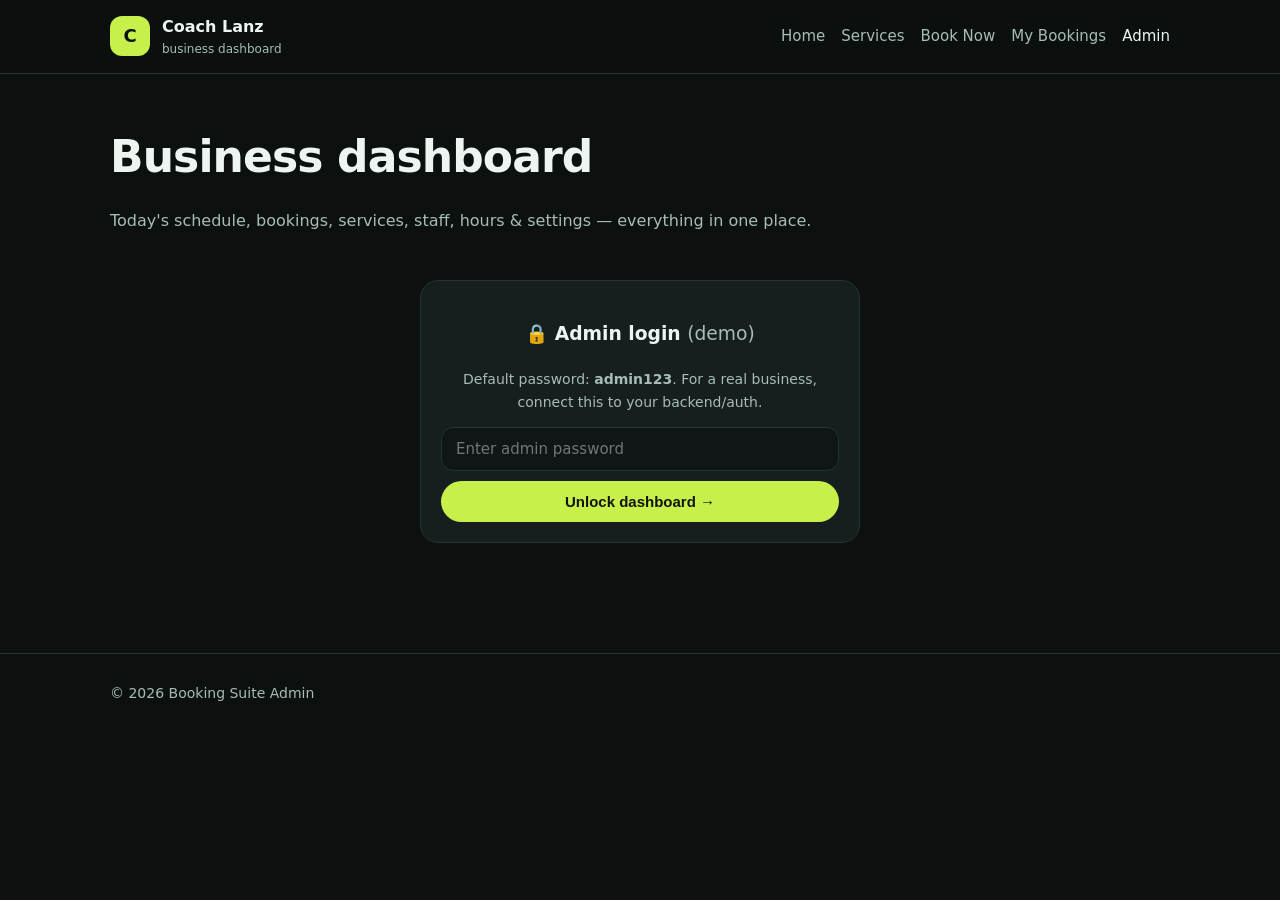
<file: admin.html>
<!DOCTYPE html>
<html lang="en">
<head>
<meta charset="UTF-8"/><meta name="viewport" content="width=device-width, initial-scale=1.0"/>
<title>Admin — Booking Suite</title>
<link rel="stylesheet" href="css/suite.css"/>
<style>.stat-grid{display:grid;grid-template-columns:repeat(4,1fr);gap:12px;margin:14px 0}.stat{background:#0f1615;border:1px solid var(--line);border-radius:14px;padding:16px;text-align:center}.stat b{font-size:26px;color:var(--accent);display:block}@media(max-width:900px){.stat-grid{grid-template-columns:1fr 1fr}}</style>
</head>
<body>
<header class="top"><div class="nav">
  <a class="brand" href="index.html"><div class="brand-mark" id="brandMark">B</div><div><span id="brandName">Admin</span><small>business dashboard</small></div></a>
  <button class="mobile-menu-btn" onclick="document.querySelector('.nav-links').classList.toggle('open')">☰</button>
  <nav class="nav-links"><a href="index.html">Home</a><a href="services.html">Services</a><a href="booking.html">Book Now</a><a href="manage.html">My Bookings</a><a href="admin.html" class="active">Admin</a></nav>
</div></header>
<div class="container" style="padding-bottom:50px">
  <div class="page-head"><h1>Business dashboard</h1><p class="muted">Today's schedule, bookings, services, staff, hours & settings — everything in one place.</p></div>

  <div id="lock" class="card" style="max-width:440px;margin:20px auto;text-align:center">
    <h3>🔒 Admin login <span class="muted" style="font-weight:400">(demo)</span></h3>
    <p class="muted" style="font-size:14px">Default password: <b>admin123</b>. For a real business, connect this to your backend/auth.</p>
    <input id="pw" type="password" placeholder="Enter admin password"/>
    <button class="btn" style="width:100%;margin-top:10px" onclick="unlock()">Unlock dashboard →</button>
  </div>

  <div id="dash" style="display:none">
    <div class="stat-grid" id="stats"></div>
    <div class="tabs" id="tabs"></div>
    <div id="pane"></div>
  </div>
</div>
<footer><div class="container">© <span id="yr"></span> Booking Suite Admin</div></footer>
<script src="js/business-config.js"></script>
<script src="js/booking-engine.js"></script>
<script>
let TAB="today";
const TABS=[["today","📅 Today"],["bookings","🧾 Bookings"],["services","💈 Services"],["staff","👥 Staff"],["hours","⏰ Hours & Blocks"],["setup","⚙️ Setup"]];
function paint(){const c=BS.getConfig();document.documentElement.style.setProperty("--accent",c.business.color);brandName.textContent=c.business.name;brandMark.textContent=(c.business.name||"B")[0];yr.textContent=new Date().getFullYear();}
function unlock(){
  if(pw.value!=="admin123"&&pw.value!==localStorage.getItem("bs_pw")) return alert("Wrong password. Hint: admin123");
  lock.style.display="none";dash.style.display="block";render();
}
function render(){
  paint();
  const c=BS.getConfig();const st=BS.stats();
  stats.innerHTML=`<div class="stat"><b>${st.today}</b><span class="muted">today</span></div><div class="stat"><b>${st.total}</b><span class="muted">total bookings</span></div><div class="stat"><b>${c.business.currency}${st.revenue.toLocaleString()}</b><span class="muted">revenue (all)</span></div><div class="stat"><b>${c.services.length}</b><span class="muted">services</span></div>`;
  tabs.innerHTML=TABS.map(([id,l])=>`<button class="tab ${TAB===id?'on':''}" onclick="TAB='${id}';render()">${l}</button>`).join("");
  ({today:renderToday,bookings:renderBookings,services:renderServices,staff:renderStaff,hours:renderHours,setup:renderSetup})[TAB]();
}
function badge(s){return `<span class="badge b-${s}">${s}</span>`;}
function rowActions(b){
  return `<select onchange="setStatus('${b.ref}',this.value)">${["pending","confirmed","completed","cancelled"].map(s=>`<option ${b.status===s?'selected':''}>${s}</option>`).join("")}</select>
  <button class="btn btn-ghost btn-sm" onclick="delB('${b.ref}')">Delete</button>`;
}
function renderToday(){
  const c=BS.getConfig();const st=BS.stats();
  const todayStr=new Date().toISOString().slice(0,10);
  pane.innerHTML=`<div class="card"><b>Today — ${todayStr}</b> <span class="muted">(${st.today} appts)</span>
  <div style="overflow:auto;margin-top:10px"><table class="tbl"><tr><th>Time</th><th>Customer</th><th>Service</th><th>Staff</th><th>Total</th><th>Status</th><th></th></tr>
  ${BS.loadBookings().filter(b=>b.date===todayStr&&b.status!=="cancelled").sort((a,b)=>a.time.localeCompare(b.time)).map(b=>`<tr><td><b>${b.time}</b></td><td>${b.name}<br><span class="muted">${b.phone}</span></td><td>${b.serviceName}</td><td>${b.staffName}</td><td>${c.business.currency}${b.total}</td><td>${badge(b.status)}</td><td>${rowActions(b)}</td></tr>`).join("")||'<tr><td colspan="7" class="muted">No appointments today. <a href="booking.html">+ New booking</a></td></tr>'}
  </table></div><div style="margin-top:10px;display:flex;gap:8px"><a class="btn btn-sm" href="booking.html">+ New booking</a><button class="btn btn-ghost btn-sm" onclick="exportCSV()">⬇ Export CSV</button></div></div>
  <div class="card" style="margin-top:12px"><b>⏭ Upcoming</b>${st.upcoming.map(b=>`<div class="summary-row"><span>${b.date} ${b.time} — ${b.serviceName} (${b.name})</span><span>${badge(b.status)}</span></div>`).join("")||'<p class="muted">Nothing upcoming.</p>'}</div>`;
}
function renderBookings(){
  const c=BS.getConfig();
  pane.innerHTML=`<div class="card"><div class="toolbar"><input id="bq" placeholder="Search ref / name / phone…" oninput="renderBookings()"/><button class="btn btn-ghost btn-sm" onclick="exportCSV()">⬇ CSV</button></div>
  <div style="overflow:auto"><table class="tbl"><tr><th>Ref</th><th>When</th><th>Customer</th><th>Service</th><th>Total</th><th>Status</th><th></th></tr>
  ${BS.loadBookings().filter(b=>{const qv=(document.getElementById("bq")?.value||"").toLowerCase();return !qv||(b.ref+b.name+b.phone+b.serviceName).toLowerCase().includes(qv);}).sort((a,b)=>(b.date+b.time).localeCompare(a.date+a.time)).map(b=>`<tr><td><b>${b.ref}</b></td><td>${b.date}<br>${b.time}</td><td>${b.name}<br><span class="muted">${b.phone}</span></td><td>${b.serviceName}<br><span class="muted">${b.staffName}</span></td><td>${c.business.currency}${b.total}</td><td>${badge(b.status)}</td><td>${rowActions(b)}</td></tr>`).join("")}
  </table></div></div>`;
  const bq=document.getElementById("bq"); if(bq){bq.focus();bq.setSelectionRange(bq.value.length,bq.value.length);}
}
function renderServices(){
  const c=BS.getConfig();
  pane.innerHTML=`<div class="card"><b>Services (${c.services.length})</b><p class="muted">Add / edit / delete. Changes go live instantly on Services + Booking pages.</p>
  <div class="grid-2"><div><label>Name</label><input id="sName" placeholder="e.g. Haircut"/></div><div><label>Category</label><input id="sCat" placeholder="e.g. Hair"/></div></div>
  <div class="grid-4"><div><label>Price (${c.business.currency})</label><input id="sPrice" type="number" value="500"/></div><div><label>Duration (min)</label><input id="sDur" type="number" value="45"/></div><div><label>Icon</label><input id="sIcon" value="✂️"/></div><div><label>&nbsp;</label><button class="btn" onclick="addService()">+ Add</button></div></div>
  <div style="margin-top:12px"><table class="tbl"><tr><th></th><th>Service</th><th>Cat</th><th>Dur</th><th>Price</th><th></th></tr>
  ${c.services.map(s=>`<tr><td>${s.icon||""}</td><td><b>${s.name}</b><br><span class="muted">${s.desc||""}</span></td><td>${s.category||""}</td><td>${s.duration}m</td><td>${c.business.currency}${s.price}</td><td><button class="btn btn-ghost btn-sm" onclick="delService('${s.id}')">Delete</button></td></tr>`).join("")}</table></div></div>`;
}
function renderStaff(){
  const c=BS.getConfig();
  pane.innerHTML=`<div class="card"><b>Staff (${c.staff.length})</b>
  <div class="grid-4"><div><label>Name</label><input id="tName" placeholder="e.g. Ana"/></div><div><label>Role</label><input id="tRole" placeholder="e.g. Stylist"/></div><div><label>Avatar emoji</label><input id="tAv" value="👩‍🎨"/></div><div><label>&nbsp;</label><button class="btn" onclick="addStaff()">+ Add</button></div></div>
  <table class="tbl" style="margin-top:12px"><tr><th></th><th>Name</th><th>Role</th><th>Services</th><th></th></tr>
  ${c.staff.map(s=>`<tr><td style="font-size:22px">${s.avatar||"👤"}</td><td><b>${s.name}</b></td><td>${s.role||""}</td><td class="muted">${s.services==="all"?"all":(s.services||[]).join(", ")}</td><td>${s.id!=="any"?`<button class="btn btn-ghost btn-sm" onclick="delStaff('${s.id}')">Delete</button>`:"<span class='muted'>system</span>"}</td></tr>`).join("")}</table></div>`;
}
function renderHours(){
  const c=BS.getConfig();const days=["Sun","Mon","Tue","Wed","Thu","Fri","Sat"];
  pane.innerHTML=`<div class="grid-2"><div class="card"><b>⏰ Weekly hours</b><p class="muted">Uncheck = closed. Break = no bookings.</p>
  ${days.map((d,i)=>{const h=c.hours[String(i)];return `<div style="display:flex;gap:6px;align-items:center;margin:6px 0;font-size:14px"><input type="checkbox" style="width:auto" ${h?'checked':''} onchange="toggleDay(${i},this.checked)"/><b style="width:36px">${d}</b><input type="time" value="${h?.open||'09:00'}" onchange="setHour(${i},'open',this.value)" style="padding:6px"/><span>–</span><input type="time" value="${h?.close||'18:00'}" onchange="setHour(${i},'close',this.value)" style="padding:6px"/></div>`;}).join("")}
  <div class="grid-2"><div><label>Slot every (min)</label><input type="number" value="${c.business.slotInterval}" onchange="setBiz('slotInterval',+this.value)"/></div><div><label>Buffer (min)</label><input type="number" value="${c.business.buffer}" onchange="setBiz('buffer',+this.value)"/></div></div>
  </div><div class="card"><b>🚫 Blocked dates</b><p class="muted">Holidays, vacations — no bookings.</p>
  <div style="display:flex;gap:8px"><input type="date" id="blk"/><button class="btn btn-sm" onclick="addBlock()">+ Block</button></div>
  <div class="chips" style="margin-top:10px">${(c.blockedDates||[]).map(d=>`<button class="chip" onclick="delBlock('${d}')">${d} ✕</button>`).join("")||'<span class="muted">None blocked.</span>'}</div>
  <label style="margin-top:14px">Free-cancel window (hours)</label><input type="number" value="${c.business.cancelHours}" onchange="setBiz('cancelHours',+this.value)"/>
  </div></div>`;
}
function renderSetup(){
  const c=BS.getConfig();
  pane.innerHTML=`<div class="grid-2"><div class="card"><b>⚙️ Business profile</b>
  <label>Business name</label><input id="bizName" value="${c.business.name}"/>
  <label>Tagline</label><input id="bizTag" value="${c.business.tagline}"/>
  <label>Phone</label><input id="bizPhone" value="${c.business.phone}"/>
  <label>Address</label><input id="bizAddr" value="${c.business.address}"/>
  <label>Messenger / contact link</label><input id="bizMsg" value="${c.business.messenger||""}"/>
  <div class="grid-2"><div><label>Currency</label><input id="bizCur" value="${c.business.currency}"/></div><div><label>Brand color</label><input id="bizCol" type="color" value="${c.business.color}"/></div></div>
  <button class="btn" style="margin-top:12px" onclick="saveBiz()">Save profile →</button></div>
  <div class="card"><b>🏪 Business type presets</b><p class="muted">One click loads a ready-made catalog. Your bookings are kept.</p>
  ${Object.entries(window.BOOKING_PRESETS).map(([k,p])=>`<div class="summary-row"><span><b>${p.label}</b><br><span class="muted">${p.services.length} services</span></span><button class="btn btn-ghost btn-sm" onclick="loadPreset('${k}')">Load</button></div>`).join("")}
  <hr style="border-color:var(--line)"/><b>🧹 Data</b><div style="display:flex;gap:8px;flex-wrap:wrap;margin-top:8px"><button class="btn btn-ghost btn-sm" onclick="exportCSV()">⬇ Export CSV</button><button class="btn btn-ghost btn-sm" onclick="if(confirm('Reset demo bookings?')){localStorage.removeItem('bs_bookings_v1');render()}">Reset bookings</button><button class="btn btn-danger btn-sm" onclick="if(confirm('Reset ALL customizations?')){BS.clearOverride();render()}">Factory reset</button></div>
  <p class="muted" style="font-size:13px">To go live: deploy this folder to GitHub Pages / Netlify, then replace localStorage with Firebase/Supabase. All logic is in <b>js/booking-engine.js</b>.</p></div></div>`;
}
// actions
function setStatus(ref,v){BS.updateBooking(ref,{status:v});render();}
function delB(ref){if(!confirm("Delete "+ref+"?"))return;BS.deleteBooking(ref);render();}
function exportCSV(){
  const all=BS.loadBookings();
  const csv=["ref,date,time,service,staff,customer,phone,total,status"].concat(all.map(b=>[b.ref,b.date,b.time,`"${b.serviceName}"`,`"${b.staffName}"`,`"${b.name}"`,b.phone,b.total,b.status].join(","))).join("\n");
  const a=document.createElement("a");a.href=URL.createObjectURL(new Blob([csv],{type:"text/csv"}));a.download="bookings.csv";a.click();
}
function addService(){
  const c=BS.getConfig();const id="s-"+Date.now().toString(36);
  const svc={id,name:sName.value||"New service",category:sCat.value||"General",price:+sPrice.value||0,duration:+sDur.value||30,icon:sIcon.value||"📅",desc:""};
  BS.saveOverride({services:[...c.services,svc]});render();
}
function delService(id){const c=BS.getConfig();BS.saveOverride({services:c.services.filter(s=>s.id!==id)});render();}
function addStaff(){
  const c=BS.getConfig();const id="t-"+Date.now().toString(36);
  BS.saveOverride({staff:[...c.staff,{id,name:tName.value||"New staff",role:tRole.value||"",avatar:tAv.value||"👤",services:"all"}]});render();
}
function delStaff(id){const c=BS.getConfig();BS.saveOverride({staff:c.staff.filter(s=>s.id!==id)});render();}
function toggleDay(i,on){const c=BS.getConfig();const h={...c.hours};if(on&&!h[String(i)])h[String(i)]={open:"09:00",close:"18:00",breakStart:null,breakEnd:null};if(!on)h[String(i)]=null;BS.saveOverride({hours:h});render();}
function setHour(i,k,v){const c=BS.getConfig();const h={...c.hours};h[String(i)]={...h[String(i)],[k]:v};BS.saveOverride({hours:h});}
function setBiz(k,v){BS.saveOverride({business:{[k]:v}});paint();}
function addBlock(){const c=BS.getConfig();if(!blk.value)return;BS.saveOverride({blockedDates:[...(c.blockedDates||[]),blk.value]});render();}
function delBlock(d){const c=BS.getConfig();BS.saveOverride({blockedDates:(c.blockedDates||[]).filter(x=>x!==d)});render();}
function saveBiz(){BS.saveOverride({business:{name:bizName.value,tagline:bizTag.value,phone:bizPhone.value,address:bizAddr.value,messenger:bizMsg.value,currency:bizCur.value,color:bizCol.value}});render();alert("Saved ✓");}
function loadPreset(k){const p=window.BOOKING_PRESETS[k];if(!confirm(`Load "${p.label}" catalog?`))return;BS.saveOverride({business:{...BS.getConfig().business,type:k,name:p.business.name,tagline:p.business.tagline,color:p.business.color},services:p.services,categories:p.categories});render();}
paint();
</script>
</body>
</html>
</file>
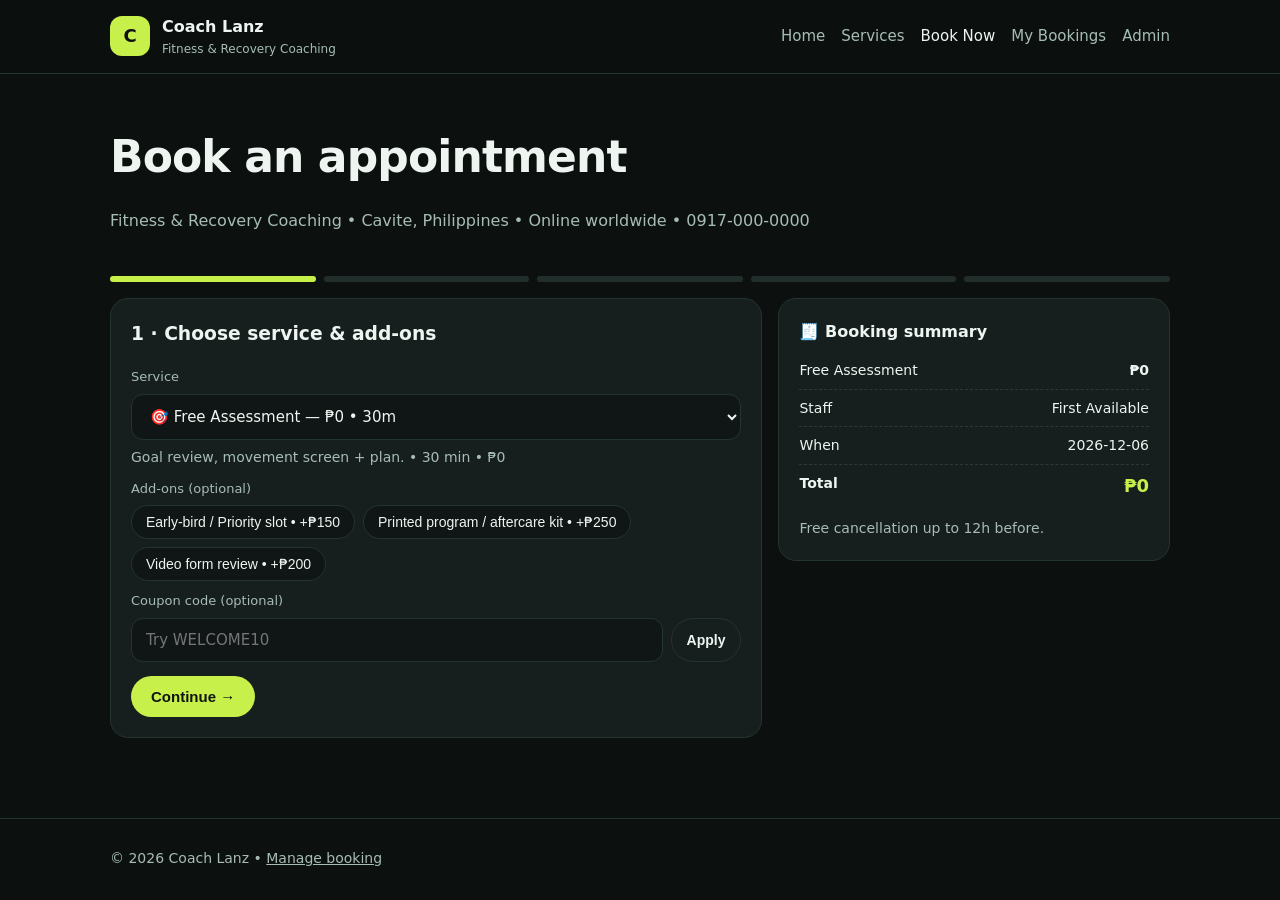
<file: booking.html>
<!DOCTYPE html>
<html lang="en">
<head>
<meta charset="UTF-8"/><meta name="viewport" content="width=device-width, initial-scale=1.0"/>
<title>Book Now — Booking Suite</title>
<link rel="stylesheet" href="css/suite.css"/>
</head>
<body>
<header class="top"><div class="nav">
  <a class="brand" href="index.html"><div class="brand-mark" id="brandMark">B</div><div><span id="brandName">Booking Suite</span><small id="brandTag"></small></div></a>
  <button class="mobile-menu-btn" onclick="document.querySelector('.nav-links').classList.toggle('open')">☰</button>
  <nav class="nav-links"><a href="index.html">Home</a><a href="services.html">Services</a><a href="booking.html" class="active">Book Now</a><a href="manage.html">My Bookings</a><a href="admin.html">Admin</a></nav>
</div></header>
<div class="container" style="padding-bottom:40px">
  <div class="page-head"><h1>Book an appointment</h1><p class="muted" id="bizLine"></p></div>
  <div class="steps-bar" id="bar"><div class="on"></div><div></div><div></div><div></div><div></div></div>

  <div class="wizard">
    <div>
      <!-- STEP 1 -->
      <div class="card step" data-step="1">
        <h3 style="margin-top:0">1 · Choose service & add-ons</h3>
        <label>Service</label><select id="fService"></select>
        <div id="svcInfo" class="kv" style="margin-top:6px"></div>
        <label>Add-ons (optional)</label><div id="addons" class="chips"></div>
        <label>Coupon code (optional)</label>
        <div style="display:flex;gap:8px"><input id="fCoupon" placeholder="Try WELCOME10"/><button class="btn btn-ghost btn-sm" onclick="recalc()">Apply</button></div>
        <div style="margin-top:14px;display:flex;gap:8px"><button class="btn" onclick="go(2)">Continue →</button></div>
      </div>
      <!-- STEP 2 -->
      <div class="card step" data-step="2" style="display:none">
        <h3 style="margin-top:0">2 · Staff & location</h3>
        <label>Location</label><select id="fLoc"></select>
        <label>Staff</label><div id="staffGrid" class="staff-grid"></div>
        <div style="margin-top:14px;display:flex;gap:8px"><button class="btn btn-ghost" onclick="go(1)">← Back</button><button class="btn" onclick="go(3)">Continue →</button></div>
      </div>
      <!-- STEP 3 -->
      <div class="card step" data-step="3" style="display:none">
        <h3 style="margin-top:0">3 · Date & time</h3>
        <div class="grid-2"><div><label>Date</label><input id="fDate" type="date"/></div><div><label>Open hours</label><div class="kv" id="hoursHint" style="padding-top:12px"></div></div></div>
        <label>Available times <span class="muted">(real-time, buffer-aware)</span></label>
        <div class="slot-grid" id="slots"></div>
        <div style="margin-top:14px;display:flex;gap:8px"><button class="btn btn-ghost" onclick="go(2)">← Back</button><button class="btn" onclick="go(4)">Continue →</button></div>
      </div>
      <!-- STEP 4 -->
      <div class="card step" data-step="4" style="display:none">
        <h3 style="margin-top:0">4 · Your details</h3>
        <div class="grid-2">
          <div><label>Full name *</label><input id="fName" placeholder="Juan Dela Cruz"/></div>
          <div><label>Mobile *</label><input id="fPhone" placeholder="09xx xxx xxxx"/></div>
        </div>
        <div class="grid-2">
          <div><label>Email (for reminder)</label><input id="fEmail" placeholder="you@mail.com"/></div>
          <div><label>Payment</label><select id="fPay"><option>Cash</option><option>GCash</option><option>Card</option><option>Bank Transfer</option></select></div>
        </div>
        <label>Notes (goals, concerns, requests)</label><textarea id="fNotes" rows="3" placeholder="e.g. lower-back stiffness, beginner, parking request…"></textarea>
        <div style="margin-top:14px;display:flex;gap:8px"><button class="btn btn-ghost" onclick="go(3)">← Back</button><button class="btn" onclick="go(5)">Review →</button></div>
      </div>
      <!-- STEP 5 -->
      <div class="card step" data-step="5" style="display:none">
        <h3 style="margin-top:0">5 · Review & confirm</h3>
        <div id="review"></div>
        <div class="notice" id="policy"></div>
        <div style="margin-top:14px;display:flex;gap:8px;flex-wrap:wrap"><button class="btn btn-ghost" onclick="go(4)">← Back</button><button class="btn" onclick="confirmBooking()">Confirm booking →</button></div>
        <div id="done" style="display:none;margin-top:14px"></div>
      </div>
    </div>
    <div class="card summary">
      <b>🧾 Booking summary</b>
      <div id="sumBody" style="margin-top:8px"></div>
      <div class="kv" style="margin-top:10px" id="sumPolicy"></div>
    </div>
  </div>
</div>
<footer><div class="container">© <span id="yr"></span> <span class="bname"></span> • <a href="manage.html">Manage booking</a></div></footer>
<script src="js/business-config.js"></script>
<script src="js/booking-engine.js"></script>
<script>
const S = { step:1, service:null, addons:new Set(), staff:"any", loc:null, date:null, time:null };
function cfg(){ return BS.getConfig(); }
function paint(){
  const c=cfg();
  document.documentElement.style.setProperty("--accent",c.business.color);
  brandName.textContent=c.business.name; brandTag.textContent=c.business.tagline;
  brandMark.textContent=(c.business.name||"B")[0];
  bizLine.textContent=`${c.business.tagline} • ${c.business.address} • ${c.business.phone}`;
  document.querySelectorAll(".bname").forEach(e=>e.textContent=c.business.name);
  yr.textContent=new Date().getFullYear();
  policy.innerHTML=`<b>Cancellation:</b> ${c.policies.cancel}<br><b>Payment:</b> ${c.policies.payment}`;
  sumPolicy.textContent=`Free cancellation up to ${c.business.cancelHours}h before.`;
}
function init(){
  paint();
  const c=cfg();
  const params=new URLSearchParams(location.search);
  const pre=params.get("service");
  fService.innerHTML=c.services.map(s=>`<option value="${s.id}">${s.icon||""} ${s.name} — ${c.business.currency}${s.price} • ${s.duration}m</option>`).join("");
  if(pre && c.services.some(s=>s.id===pre)) fService.value=pre;
  S.service=fService.value;
  fLoc.innerHTML=c.locations.map(l=>`<option value="${l.id}">${l.name}</option>`).join("");
  S.loc=fLoc.value;
  const d=new Date(); d.setDate(d.getDate()+1);
  fDate.min=new Date().toISOString().slice(0,10);
  const max=new Date(); max.setDate(max.getDate()+(c.business.advanceDays||30));
  fDate.max=max.toISOString().slice(0,10);
  fDate.value=params.get("date")||d.toISOString().slice(0,10);
  S.date=fDate.value;
  renderService(); renderAddons(); renderStaff(); renderSlots(); recalc();
  fService.onchange=()=>{S.service=fService.value;renderService();renderAddons();renderStaff();renderSlots();recalc();};
  fLoc.onchange=()=>{S.loc=fLoc.value;recalc();};
  fDate.onchange=()=>{S.date=fDate.value;renderSlots();};
  fCoupon.oninput=recalc;
}
function renderService(){
  const c=cfg();const s=c.services.find(x=>x.id===S.service);
  svcInfo.textContent=s?`${s.desc||""} • ${s.duration} min • ${c.business.currency}${s.price}`:"";
}
function renderAddons(){
  const c=cfg();
  addons.innerHTML=(c.addons||[]).map(a=>`<button class="chip ${S.addons.has(a.id)?'on':''}" onclick="toggleAddon('${a.id}')">${a.name} • +${c.business.currency}${a.price}</button>`).join("")||'<span class="muted">No add-ons.</span>';
}
function toggleAddon(id){S.addons.has(id)?S.addons.delete(id):S.addons.add(id);renderAddons();recalc();}
function renderStaff(){
  const c=cfg();
  const list=c.staff.filter(s=>s.id==="any"||s.services==="all"||(s.services||[]).includes(S.service));
  staffGrid.innerHTML=list.map(s=>`<div class="staff ${S.staff===s.id?'sel':''}" onclick="pickStaff('${s.id}')"><div class="av">${s.avatar||"👤"}</div><div><b>${s.name}</b><br><span class="muted" style="font-size:13px">${s.role||""}</span></div></div>`).join("");
  if(!list.some(s=>s.id===S.staff)) S.staff="any";
}
function pickStaff(id){S.staff=id;renderStaff();renderSlots();recalc();}
function renderSlots(){
  const c=cfg();
  const dow=new Date(S.date+"T12:00:00").getDay();
  const h=c.hours[String(dow)];
  hoursHint.textContent=h?`${h.open}–${h.close}${h.breakStart?` (break ${h.breakStart}–${h.breakEnd})`:""} • ${c.business.buffer||0}m buffer`:"Closed";
  const slots=BS.generateSlots(S.date,S.service,S.staff);
  if(!slots.length){slotsDiv("Closed / fully booked — pick another date.");return;}
  document.getElementById("slots").innerHTML=slots.map(s=>`<div class="slot ${s.available?'':'off'} ${S.time===s.time?'sel':''}" onclick="pickTime('${s.time}',${s.available})">${s.time}</div>`).join("");
  function slotsDiv(m){document.getElementById("slots").innerHTML=`<div class="muted">${m}</div>`;}
}
function pickTime(t,ok){if(!ok)return;S.time=t;renderSlots();recalc();}
function calc(){return BS.priceCalc(S.service,[...S.addons],fCoupon.value);}
function recalc(){
  const c=cfg();const s=c.services.find(x=>x.id===S.service);
  const st=c.staff.find(x=>x.id===S.staff)||{name:"First Available"};
  const lc=c.locations.find(x=>x.id===S.loc)||{};
  const p=calc();
  sumBody.innerHTML=`
    <div class="summary-row"><span>${s?s.name:"—"}</span><b>${c.business.currency}${p.base}</b></div>
    ${[...S.addons].map(id=>{const a=c.addons.find(x=>x.id===id);return a?`<div class="summary-row"><span>+ ${a.name}</span><span>${c.business.currency}${a.price}</span></div>`:"";}).join("")}
    ${p.discount?`<div class="summary-row"><span>Coupon ${fCoupon.value.toUpperCase()}</span><span>−${c.business.currency}${p.discount}</span></div>`:""}
    <div class="summary-row"><span>Staff</span><span>${st.name}</span></div>
    <div class="summary-row"><span>When</span><span>${S.date||"—"} ${S.time||""}</span></div>
    <div class="summary-row" style="border:0"><span><b>Total</b></span><b style="color:var(--accent);font-size:18px">${c.business.currency}${p.total}</b></div>`;
  if(S.step===5) renderReview();
}
function go(n){
  if(n===3&&!S.service) return alert("Pick a service first.");
  if(n===4&&!S.time) return alert("Pick a time slot first.");
  if(n===5){
    if(!fName.value.trim()||!fPhone.value.trim()){go(4);return alert("Please enter name + mobile.");}
    renderReview();
  }
  S.step=n;
  document.querySelectorAll(".step").forEach(el=>el.style.display=el.dataset.step==n?"block":"none");
  document.querySelectorAll("#bar div").forEach((el,i)=>el.classList.toggle("on",i<n));
  recalc(); window.scrollTo({top:0,behavior:"smooth"});
}
function renderReview(){
  const c=cfg();const s=c.services.find(x=>x.id===S.service);
  const st=c.staff.find(x=>x.id===S.staff)||{name:"First Available"};
  const lc=c.locations.find(x=>x.id===S.loc)||{};
  const p=calc();
  review.innerHTML=`
    <div class="summary-row"><span>Service</span><b>${s.name} (${s.duration}m)</b></div>
    <div class="summary-row"><span>Staff / Location</span><b>${st.name} • ${lc.name||""}</b></div>
    <div class="summary-row"><span>Schedule</span><b>${S.date} @ ${S.time}</b></div>
    <div class="summary-row"><span>Customer</span><b>${fName.value} • ${fPhone.value}</b></div>
    <div class="summary-row"><span>Payment</span><b>${fPay.value} • Total ${c.business.currency}${p.total}</b></div>`;
}
function confirmBooking(){
  const c=cfg();const s=c.services.find(x=>x.id===S.service);
  const st=c.staff.find(x=>x.id===S.staff)||{name:"First Available",id:"any"};
  const lc=c.locations.find(x=>x.id===S.loc)||{};
  const p=calc();
  // re-validate slot still free
  const slots=BS.generateSlots(S.date,S.service,S.staff);
  const ok=slots.find(x=>x.time===S.time&&x.available);
  if(!ok) return alert("That slot was just taken. Please pick another time.");
  const rec=BS.createBooking({
    serviceId:s.id,serviceName:s.name,duration:s.duration,price:s.price,
    staffId:st.id,staffName:st.name,locationId:lc.id,locationName:lc.name,
    date:S.date,time:S.time,addons:[...S.addons],coupon:fCoupon.value.toUpperCase(),total:p.total,
    name:fName.value.trim(),phone:fPhone.value.trim(),email:fEmail.value.trim(),notes:fNotes.value.trim(),pay:fPay.value
  });
  const ics=BS.icsFor(rec);
  const url=URL.createObjectURL(new Blob([ics],{type:"text/calendar"}));
  done.style.display="block";
  done.innerHTML=`<div class="notice">🎉 <b>Booked! Ref: ${rec.ref}</b><br>${s.name} • ${rec.date} @ ${rec.time} • ${st.name}<br><br>
    <a class="btn btn-sm" href="${url}" download="${rec.ref}.ics">⬇ Add to calendar</a>
    <a class="btn btn-ghost btn-sm" href="manage.html?q=${rec.ref}">Manage booking →</a>
    ${c.business.messenger?`<a class="btn btn-ghost btn-sm" target="_blank" href="${c.business.messenger}">Message us →</a>`:""}</div>`;
  done.scrollIntoView({behavior:"smooth"});
}
init();
</script>
</body>
</html>
</file>
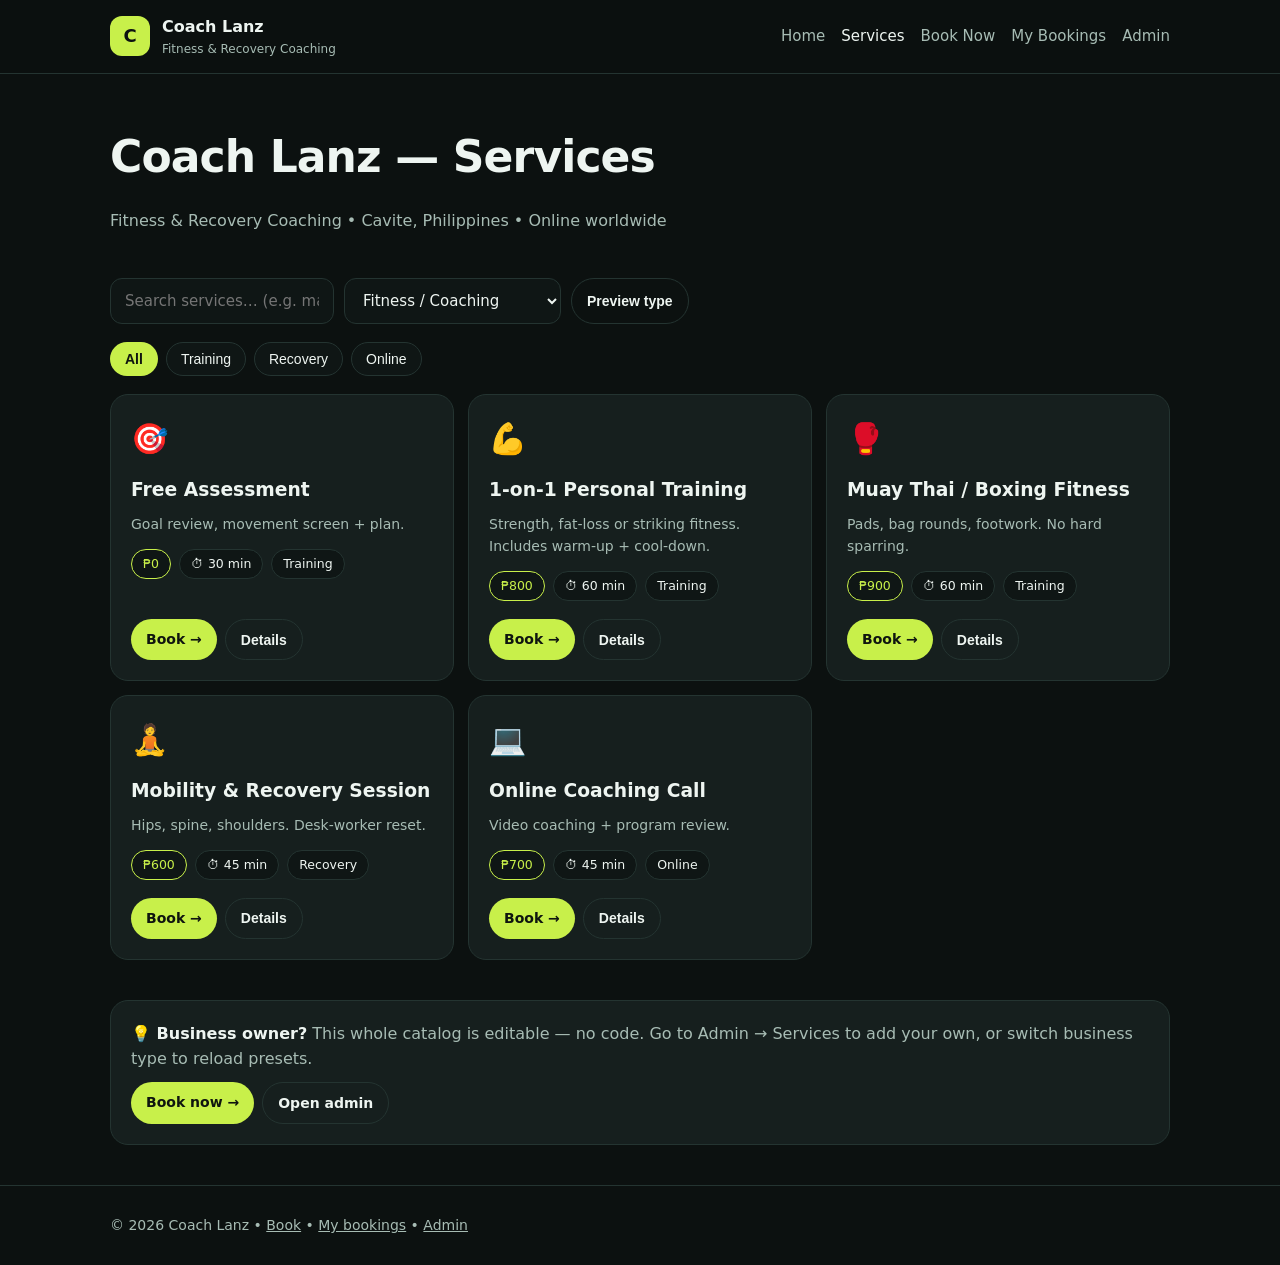
<file: services.html>
<!DOCTYPE html>
<html lang="en">
<head>
<meta charset="UTF-8"/><meta name="viewport" content="width=device-width, initial-scale=1.0"/>
<title>Services — Booking Suite</title>
<link rel="stylesheet" href="css/suite.css"/>
</head>
<body>
<header class="top"><div class="nav">
  <a class="brand" href="index.html"><div class="brand-mark" id="brandMark">B</div><div><span id="brandName">Booking Suite</span><small id="brandTag">for any business</small></div></a>
  <button class="mobile-menu-btn" onclick="document.querySelector('.nav-links').classList.toggle('open')">☰</button>
  <nav class="nav-links">
    <a href="index.html">Home</a><a href="services.html" class="active">Services</a><a href="booking.html">Book Now</a><a href="manage.html">My Bookings</a><a href="admin.html">Admin</a>
  </nav>
</div></header>
<div class="container">
  <div class="page-head">
    <h1 id="hTitle">Services & Pricing</h1>
    <p class="muted" id="hSub">Pick a service to start booking. Transparent pricing, real-time availability.</p>
  </div>
  <div class="toolbar">
    <input id="q" placeholder="Search services… (e.g. massage, cleaning, consult)"/>
    <select id="preset" title="Preview a business type">
      <option value="fitness">Fitness / Coaching</option>
      <option value="salon">Salon / Spa</option>
      <option value="clinic">Clinic / Dental</option>
      <option value="auto">Auto / Home Services</option>
      <option value="consult">Consult / Tutor / Photo</option>
    </select>
    <button class="btn btn-ghost btn-sm" onclick="previewPreset()">Preview type</button>
  </div>
  <div class="chips" id="cats"></div>
  <div class="svc-grid" id="grid"></div>
  <div class="card" style="margin-bottom:40px">
    <b>💡 Business owner?</b> <span class="muted">This whole catalog is editable — no code. Go to Admin → Services to add your own, or switch business type to reload presets.</span>
    <div style="margin-top:10px;display:flex;gap:8px;flex-wrap:wrap"><a class="btn btn-sm" href="booking.html">Book now →</a><a class="btn btn-ghost btn-sm" href="admin.html">Open admin</a></div>
  </div>
</div>
<footer><div class="container">© <span id="yr"></span> <span class="bname">Booking Suite</span> • <a href="booking.html">Book</a> • <a href="manage.html">My bookings</a> • <a href="admin.html">Admin</a></div></footer>
<script src="js/business-config.js"></script>
<script src="js/booking-engine.js"></script>
<script>
let activeCat="All";
function paintBrand(){
  const c=BS.getConfig();
  document.documentElement.style.setProperty("--accent", c.business.color||"#c8f04a");
  document.getElementById("brandName").textContent=c.business.name;
  document.getElementById("brandTag").textContent=c.business.tagline;
  document.getElementById("brandMark").textContent=(c.business.name||"B")[0];
  document.getElementById("hTitle").textContent=c.business.name+" — Services";
  document.getElementById("hSub").textContent=c.business.tagline+" • "+c.business.address;
  document.getElementById("preset").value=c.business.type||"fitness";
  document.querySelectorAll(".bname").forEach(e=>e.textContent=c.business.name);
  document.getElementById("yr").textContent=new Date().getFullYear();
}
function render(){
  const c=BS.getConfig(); const q=(document.getElementById("q").value||"").toLowerCase();
  const cats=["All",...(c.categories||[])];
  document.getElementById("cats").innerHTML=cats.map(k=>`<button class="chip ${k===activeCat?'on':''}" onclick="setCat('${k}')">${k}</button>`).join("");
  const list=(c.services||[]).filter(s=>(activeCat==="All"||s.category===activeCat)&&(s.name+" "+(s.desc||"")).toLowerCase().includes(q));
  document.getElementById("grid").innerHTML=list.length?list.map(s=>`
    <div class="card svc"><div class="icon">${s.icon||"📅"}</div>
      <h3>${s.name}</h3><p>${s.desc||""}</p>
      <div class="meta"><span class="pill hot">${c.business.currency}${s.price}</span><span class="pill">⏱ ${s.duration} min</span><span class="pill">${s.category||""}</span></div>
      <div class="row"><a class="btn btn-sm" href="booking.html?service=${s.id}">Book →</a><button class="btn btn-ghost btn-sm" onclick="quick('${s.id}')">Details</button></div>
    </div>`).join(""):`<div class="card">No services found. <a href="admin.html" style="color:var(--accent);font-weight:800">Add one in Admin →</a></div>`;
}
function setCat(k){activeCat=k;render();}
function quick(id){const c=BS.getConfig();const s=c.services.find(x=>x.id===id);alert(`${s.icon} ${s.name}\n\n${s.desc}\n\n${s.duration} min • ${c.business.currency}${s.price}\nCategory: ${s.category}`);}
function previewPreset(){const v=document.getElementById("preset").value;const p=window.BOOKING_PRESETS[v];if(!p)return;if(!confirm(`Preview as "${p.label}"? This swaps demo services (your bookings stay). You can change back anytime.`))return;BS.saveOverride({business:{...BS.getConfig().business,type:v,name:p.business.name,tagline:p.business.tagline,color:p.business.color},services:p.services,categories:p.categories});activeCat="All";paintBrand();render();}
document.getElementById("q").addEventListener("input",render);
paintBrand();render();
</script>
</body>
</html>
</file>
<file: css/suite.css>
/* Booking Suite shared styles — works for any business. Accent set via --accent inline. */
:root{
  --bg:#0c1110; --bg2:#111817; --card:#161f1e; --line:#243431;
  --text:#eef5f1; --muted:#a7bcb4; --accent:#c8f04a;
  --radius:18px; --font:system-ui,-apple-system,"Segoe UI",Roboto,Inter,Arial,sans-serif;
}
*{box-sizing:border-box}
html{scroll-behavior:smooth}
body{margin:0;font-family:var(--font);background:var(--bg);color:var(--text);line-height:1.6}
a{color:inherit}
.container{max-width:1100px;margin:0 auto;padding:0 20px}
header.top{position:sticky;top:0;z-index:50;background:rgba(12,17,16,.9);backdrop-filter:blur(12px);border-bottom:1px solid var(--line)}
.nav{display:flex;align-items:center;justify-content:space-between;padding:14px 20px;max-width:1100px;margin:0 auto}
.brand{display:flex;gap:12px;align-items:center;text-decoration:none;font-weight:800}
.brand-mark{width:40px;height:40px;border-radius:12px;background:var(--accent);display:grid;place-items:center;color:#0c1110;font-weight:900;font-size:18px}
.brand small{display:block;font-weight:500;color:var(--muted);font-size:12px}
.nav-links{display:flex;gap:16px;align-items:center;font-size:15px}
.nav-links a{text-decoration:none;color:var(--muted)}
.nav-links a.active,.nav-links a:hover{color:var(--text)}
.btn{display:inline-block;background:var(--accent);color:#0f150f;font-weight:800;padding:12px 20px;border-radius:999px;text-decoration:none;border:0;cursor:pointer;font-size:15px}
.btn:hover{filter:brightness(1.07)}
.btn-ghost{background:transparent;color:var(--text);border:1px solid var(--line)}
.btn-sm{padding:9px 15px;font-size:14px}
.btn-danger{background:#f87171;color:#1a0b0b}
.card{background:var(--card);border:1px solid var(--line);border-radius:var(--radius);padding:20px}
.muted{color:var(--muted)}
.grid-2{display:grid;grid-template-columns:1fr 1fr;gap:16px}
.grid-3{display:grid;grid-template-columns:repeat(3,1fr);gap:16px}
.grid-4{display:grid;grid-template-columns:repeat(4,1fr);gap:12px}
label{font-size:13px;color:var(--muted);display:block;margin:10px 0 6px}
input,select,textarea{width:100%;background:#0f1615;border:1px solid var(--line);color:var(--text);border-radius:12px;padding:12px 14px;font-size:15px;font-family:inherit}
input:focus,select:focus,textarea:focus{outline:2px solid var(--accent);border-color:transparent}
.page-head{padding:48px 0 10px}
.page-head h1{margin:0 0 6px;font-size:clamp(28px,4.5vw,44px);letter-spacing:-.02em}
.toolbar{display:flex;gap:10px;flex-wrap:wrap;margin:18px 0}
.toolbar input,.toolbar select{width:auto;min-width:180px}
.svc-grid{display:grid;grid-template-columns:repeat(3,1fr);gap:14px;margin:18px 0 40px}
.svc{position:relative;display:flex;flex-direction:column;gap:6px}
.svc .icon{font-size:30px}
.svc h3{margin:6px 0 2px}
.svc p{color:var(--muted);font-size:14px;margin:0}
.svc .meta{display:flex;gap:8px;flex-wrap:wrap;margin-top:8px;font-size:13px}
.pill{background:#0f1615;border:1px solid var(--line);border-radius:999px;padding:4px 11px;font-size:12.5px}
.pill.hot{color:var(--accent);border-color:var(--accent)}
.svc .row{margin-top:auto;display:flex;gap:8px;padding-top:12px}
.chips{display:flex;gap:8px;flex-wrap:wrap}
.chip{background:#0f1615;border:1px solid var(--line);color:var(--text);border-radius:999px;padding:8px 14px;cursor:pointer;font-size:14px}
.chip.on{background:var(--accent);color:#0f150f;border-color:transparent;font-weight:800}
.steps-bar{display:flex;gap:8px;margin:16px 0}
.steps-bar div{flex:1;height:6px;border-radius:99px;background:#222e2c}
.steps-bar div.on{background:var(--accent)}
.wizard{display:grid;grid-template-columns:1.5fr .9fr;gap:16px;align-items:start}
.slot-grid{display:grid;grid-template-columns:repeat(4,1fr);gap:8px;margin-top:10px}
.slot{border:1px solid var(--line);background:#0f1615;border-radius:12px;padding:10px;text-align:center;cursor:pointer;font-weight:700}
.slot:hover{border-color:var(--accent)}
.slot.sel{background:var(--accent);color:#0f150f;border-color:transparent}
.slot.off{opacity:.32;text-decoration:line-through;cursor:not-allowed}
.staff-grid{display:grid;grid-template-columns:repeat(2,1fr);gap:10px}
.staff{border:1px solid var(--line);border-radius:14px;padding:14px;background:#0f1615;cursor:pointer;display:flex;gap:12px;align-items:center}
.staff.sel{outline:2px solid var(--accent)}
.staff .av{width:44px;height:44px;border-radius:50%;background:#1c2725;display:grid;place-items:center;font-size:22px}
.summary{position:sticky;top:84px}
.summary-row{display:flex;justify-content:space-between;padding:7px 0;border-bottom:1px dashed #2a3a37;font-size:14px}
.kv{font-size:14px;color:var(--muted)}
table.tbl{width:100%;border-collapse:collapse;font-size:14px}
table.tbl th,table.tbl td{padding:10px 8px;border-bottom:1px solid var(--line);text-align:left;vertical-align:top}
table.tbl th{color:var(--muted);font-size:12px;text-transform:uppercase;letter-spacing:.06em}
.badge{display:inline-block;padding:3px 10px;border-radius:999px;font-size:12px;font-weight:800}
.b-confirmed{background:#123f2a;color:#6ee7a8}
.b-pending{background:#4a3a10;color:#fcd34d}
.b-cancelled{background:#471414;color:#fca5a5}
.b-completed{background:#1e3a5f;color:#93c5fd}
.tabs{display:flex;gap:8px;flex-wrap:wrap;margin:14px 0}
.tab{background:#0f1615;border:1px solid var(--line);color:var(--text);padding:9px 15px;border-radius:999px;cursor:pointer}
.tab.on{background:var(--accent);color:#0f150f;font-weight:800;border-color:transparent}
.notice{background:#0f1615;border:1px dashed var(--accent);border-radius:14px;padding:14px 16px;margin-top:12px;font-size:14px}
.mobile-menu-btn{display:none;background:none;border:1px solid var(--line);color:var(--text);border-radius:10px;padding:8px 12px;font-size:18px}
footer{border-top:1px solid var(--line);padding:28px 0;color:var(--muted);font-size:14px;margin-top:40px}
@media(max-width:900px){
  .svc-grid,.grid-3,.grid-2,.wizard{grid-template-columns:1fr}
  .grid-4{grid-template-columns:1fr 1fr}
  .slot-grid{grid-template-columns:repeat(3,1fr)}
  .nav-links{display:none;position:absolute;top:68px;left:0;right:0;background:#0f1615;flex-direction:column;padding:16px;border-bottom:1px solid var(--line)}
  .nav-links.open{display:flex}
  .mobile-menu-btn{display:block}
  .summary{position:static}
  .staff-grid{grid-template-columns:1fr}
}
</file>
